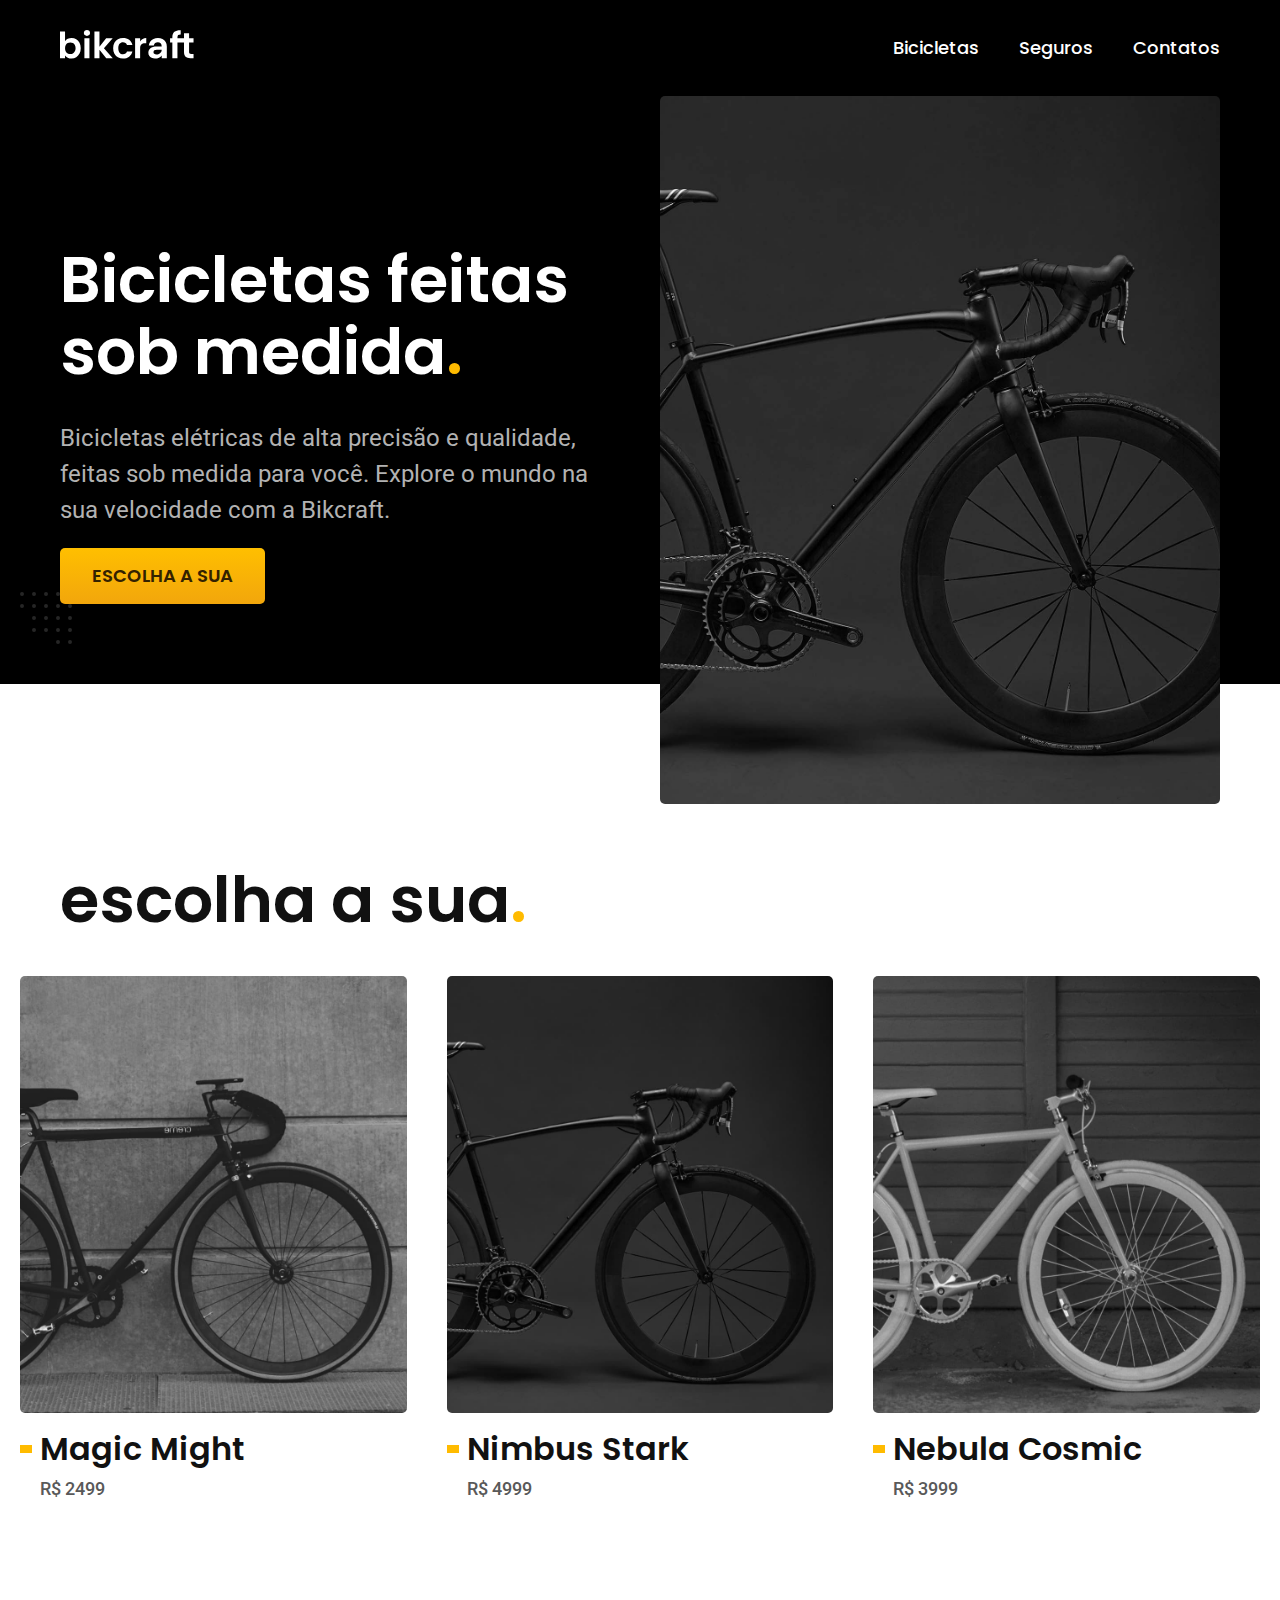
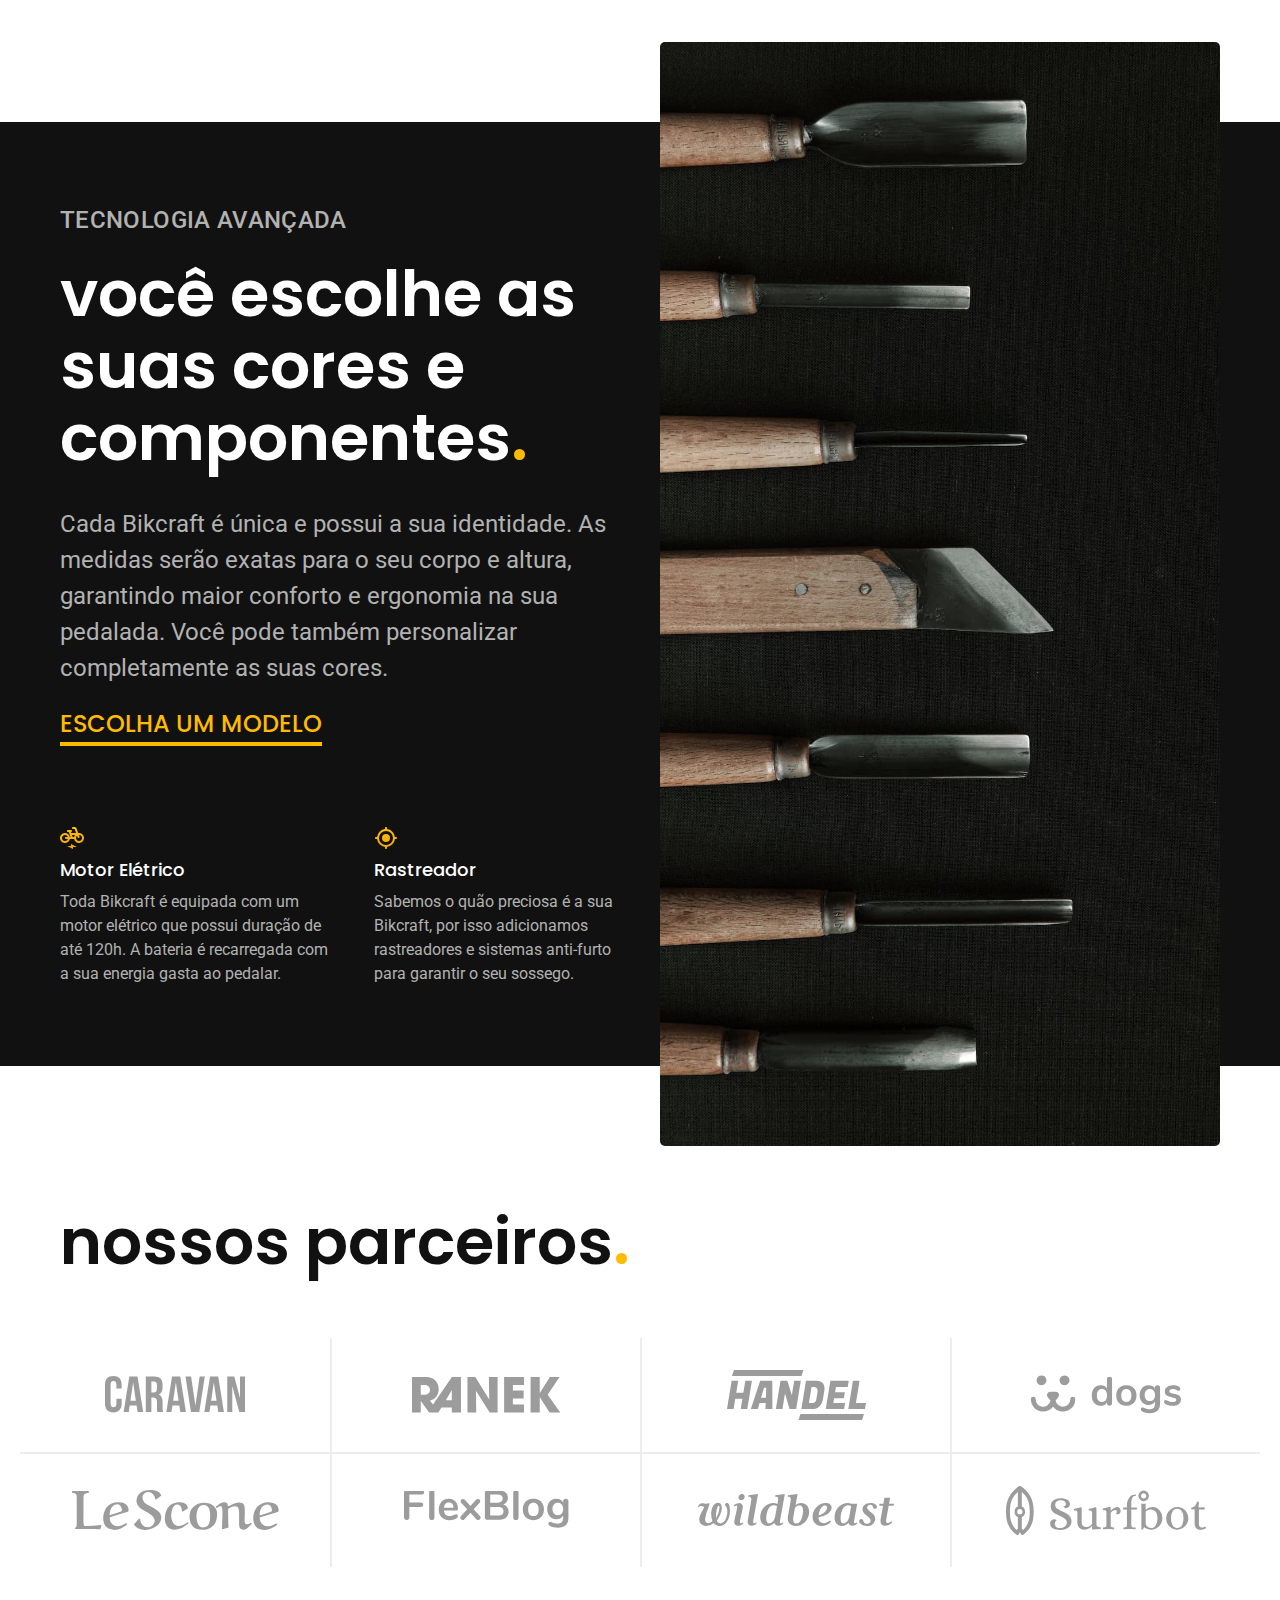
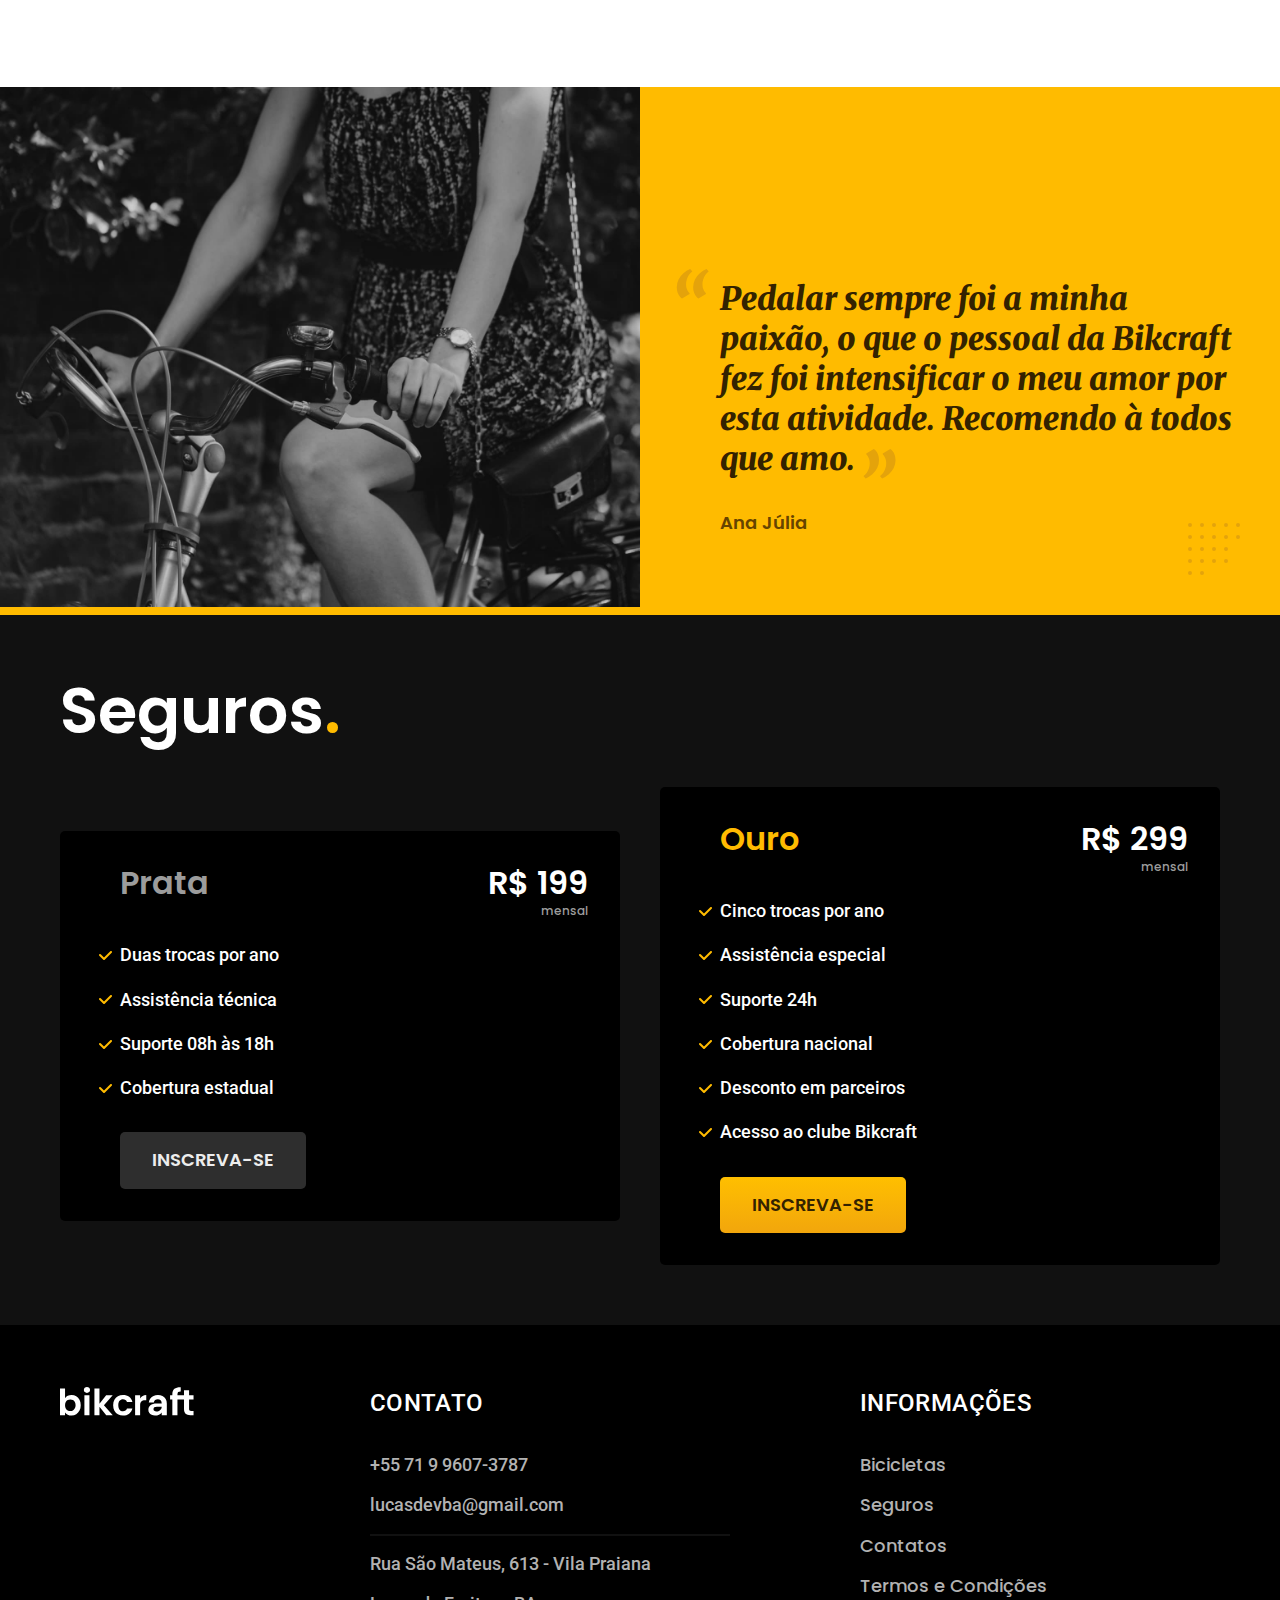
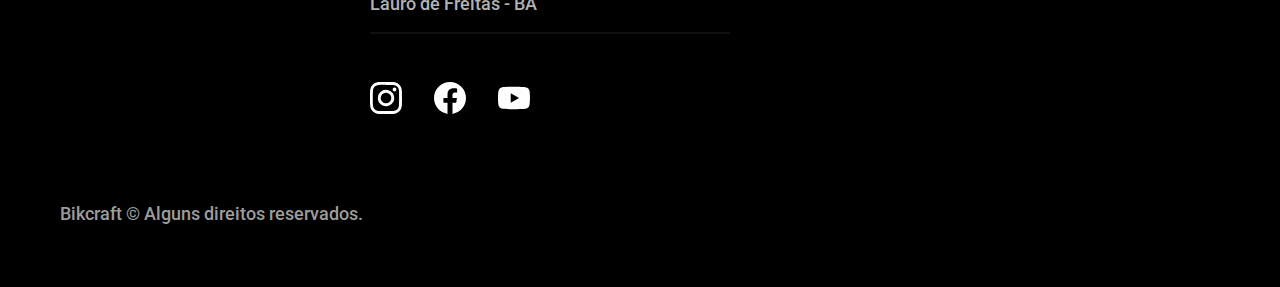
<file: index.html>
<!DOCTYPE html>
<html lang="pt-br">

<head>
  <meta charset="UTF-8">
  <meta http-equiv="X-UA-Compatible" content="IE=edge">
  <meta name="viewport" content="width=device-width, initial-scale=1.0">
  <title>Bikcraft - Bicicletas Elétricas</title>
  <meta name="description" content="Bicicletas elétricas de alta precisão e qualidade,  feitas sob medida para o cliente. Explore o mundo na sua velocidade com a Bikcraft.">

  <link rel="preload" href="./css/style.min.css" as="style">
  <link rel="stylesheet" href="./css/style.min.css">
  <link rel="shortcut icon" href="favicon.svg" type="image/svg+xml">


  <link rel="preconnect" href="https://fonts.googleapis.com">
  <link rel="preconnect" href="https://fonts.gstatic.com" crossorigin>
  <link href="https://fonts.googleapis.com/css2?family=Poppins:wght@400;600&family=Roboto:wght@400;500&display=swap" rel="stylesheet">
  <style>
    @import url('https://fonts.googleapis.com/css2?family=Merriweather:ital,wght@1,900&display=swap');
  </style>

  <script>document.documentElement.classList.add('js');</script>
</head>

<body>
  <header class="header-bg">
    <div class="header container">
      <a href="./"><img src="img/bikcraft.svg" width="136" height="32" alt="bikcraft"></a>

      <nav aria-label="primaria">
        <ul class="header-menu font-1-m cor-0">
          <li><a href="./bicicletas.html">Bicicletas</a></li>
          <li><a href="./seguros.html">Seguros</a></li>
          <li><a href="./contatos.html">Contatos</a></li>
        </ul>
      </nav>
    </div>
  </header>
  <main class="introducao-bg">
    <div class="introducao container">
      <div class="introducao-conteudo">
        <h1 class="font-1-xxl cor-0 fadeInDown" data-anime="200">Bicicletas feitas sob medida<span class="ponto">.</span></h1>
        <p class="font-2-l cor-5 fadeInDown" data-anime="400">Bicicletas elétricas de alta precisão e qualidade, feitas sob medida para você. Explore o mundo na sua velocidade com a Bikcraft.</p>
        <a class="botao fadeInDown" href="./bicicletas.html" data-anime="600"> Escolha a sua</a>
      </div>
      <picture class="fadeInUp" data-anime="800">
        <source media="(max-width:800px)" srcset="img/bicicletas/nimbus.jpg">
        <img src="img/fotos/introducao.jpg" width="1280" height="1600" alt="Bicicleta Elétrica Preta">
      </picture>
    </div>
  </main>

  <article class="bicicletas-lista">
    <h2 class="font-1-xxl container">escolha a sua<span class="ponto">.</span></h2>

    <ul>
      <li>
        <a href="./bicicletas/magic.html">
          <img src="img/bicicletas/magic-home.jpg" alt="Bicicleta preta">
          <h3 class="font-1-xl">Magic Might</h3>
          <span class="font-2-m cor-8">R$ 2499</span>
        </a>
      </li>

      <li>
        <a href="./bicicletas/nimbus.html">
          <img src="img/bicicletas/nimbus-home.jpg" alt="Bicicleta preta">
          <h3 class="font-1-xl">Nimbus Stark</h3>
          <span class="font-2-m cor-8">R$ 4999</span>
        </a>
      </li>

      <li>
        <a href="./bicicletas/nebula.html">
          <img src="img/bicicletas/nebula-home.jpg" alt="Bicicleta preta">
          <h3 class="font-1-xl">Nebula Cosmic</h3>
          <span class="font-2-m cor-8">R$ 3999</span>
        </a>
      </li>
    </ul>
  </article>

  <article class="tecnologia-bg">
    <div class="tecnologia container">
      <div class="tecnologia-conteudo">
        <span class="font-2-l-b cor-5">Tecnologia Avançada</span>
        <h2 class="font-1-xxl cor-0">você escolhe as suas cores e componentes<span class="ponto">.</span></h2>
        <p class="font-2-l cor-5">Cada Bikcraft é única e possui a sua identidade. As medidas serão exatas para o seu corpo e altura, garantindo maior conforto e ergonomia na sua pedalada. Você pode também personalizar completamente as suas cores.</p>
        <a class="link" href="./bicicletas.html">Escolha um modelo</a>
        <div class="tecnologia-vantagens">
          <div>
            <img src="img/icones/eletrica.svg" width="24" height="24" alt="">
            <h3 class="font-1-m cor-0">Motor Elétrico</h3>
            <p class="font-2-s cor-5">Toda Bikcraft é equipada com um motor elétrico que possui duração de até 120h. A bateria é recarregada com a sua energia gasta ao pedalar.</p>
          </div>
          <div>
            <img src="img/icones/rastreador.svg" width="24" height="24" alt="">
            <h3 class="font-1-m cor-0">Rastreador</h3>
            <p class="font-2-s cor-5">Sabemos o quão preciosa é a sua Bikcraft, por isso adicionamos rastreadores e sistemas anti-furto para garantir o seu sossego.</p>
          </div>
        </div>
      </div>

      <div class="tecnologia-imagem">
        <img src="./img/fotos/tecnologia.jpg" width="1200" height="1920" alt="">
      </div>
    </div>
  </article>

  <section class="parceiros" aria-label="nossos parceiros">
    <h2 class="container font-1-xxl">nossos parceiros<span class="ponto">.</span></h2>

    <ul>
      <li><img src="img/parceiros/caravan.svg" alt="caravan"></li>
      <li><img src="img/parceiros/ranek.svg" alt="ranek.svg"></li>
      <li><img src="img/parceiros/handel.svg" alt="handel.svg"></li>
      <li><img src="img/parceiros/dogs.svg" alt="dogs.svg"></li>
      <li><img src="img/parceiros/lescone.svg" alt="lescone.svg"></li>
      <li><img src="img/parceiros/flexblog.svg" alt="flexblog.svg"></li>
      <li><img src="img/parceiros/wildbeast.svg" alt="wildbeast.svg"></li>
      <li><img src="img/parceiros/surfbot.svg" alt="surfbot.svg"></li>
    </ul>
  </section>

  <section class="depoimento" aria-label="Depoimento">
    <div class="depoimento-imagem">
      <img src="img/fotos/depoimento.jpg" alt="Pessoa pedalando">
    </div>
    <div class="depoimento-conteudo">
      <blockquote class="font-1-xl cor-p5">
        <p>
          Pedalar sempre foi a minha paixão, o que o pessoal da Bikcraft fez foi intensificar o meu amor por esta atividade. Recomendo à todos que amo.
        </p>
      </blockquote>
      <span class="font-1-m-b cor-p4">Ana Júlia</span>
    </div>
  </section>

  <article class="seguros-bg">
    <div class="seguros container">
      <h2 class="font-1-xxl cor-0">Seguros<span class="ponto">.</span></h2>
      <div class="seguros-item">
        <h3 class="font-1-xl cor-6">Prata</h3>
        <span class="font-1-xl cor-0">R$ 199 <span class="font-1-xs cor-6">mensal</span></span>

        <ul class="font-2-m cor-0">
          <li>Duas trocas por ano</li>
          <li>Assistência técnica</li>
          <li>Suporte 08h às 18h</li>
          <li>Cobertura estadual</li>
        </ul>
        <a class="botao secundario" href="./orcamento.html">Inscreva-se</a>
      </div>

      <div class="seguros-item">
        <h3 class="font-1-xl cor-p1">Ouro</h3>
        <span class="font-1-xl cor-0">R$ 299 <span class="font-1-xs cor-6">mensal</span></span>

        <ul class="font-2-m cor-0">
          <li>Cinco trocas por ano</li>
          <li>Assistência especial </li>
          <li>Suporte 24h </li>
          <li>Cobertura nacional </li>
          <li>Desconto em parceiros </li>
          <li>Acesso ao clube Bikcraft </li>
        </ul>
        <a class="botao" href="./orcamento.html">Inscreva-se</a>
      </div>
    </div>
    </div>
  </article>

  <footer class="footer-bg">
    <div class="footer container">
      <img src="img/bikcraft.svg" alt="Bikcraft">
      <div class="footer-contato">
        <h3 class="font-2-l-b cor-0">Contato</h3>
        <ul class="cor-5 font-2-m">
          <li><a href="tel:+5571996073787">+55 71 9 9607-3787</a></li>
          <li><a href="mailto:lucasdevba@gmail.com">lucasdevba@gmail.com</a></li>
          <li>Rua São Mateus, 613 - Vila Praiana</li>
          <li>Lauro de Freitas - BA</li>
        </ul>

        <div class="footer-redes">
          <a href="./">
            <img src="img/redes/instagram.svg" alt="instagram">
          </a>
          <a href="./">
            <img src="img/redes/facebook.svg" alt="facebook">
          </a>
          <a href="./">
            <img src="img/redes/youtube.svg" alt="youtube">
          </a>
        </div>
      </div>
      <div class="footer-inforamcoes">
        <h3 class="font-2-l-b cor-0">Informações</h3>
        <nav>
          <ul class="font-1-m cor-5">
            <li><a href="./bicicletas.html">Bicicletas</a></li>
            <li><a href="./seguros.html">Seguros</a></li>
            <li><a href="./contatos.html">Contatos</a></li>
            <li><a href="./termos.html">Termos e Condições</a></li>
          </ul>
        </nav>
      </div>
      <p class="font-2-m cor-6 footer-copy">Bikcraft © Alguns direitos reservados.</p>
    </div>
  </footer>

  <script src="./js/plugins/simple-anime.js"></script>
  <script src="js/script.js"></script>
</body>

</html>
</file>
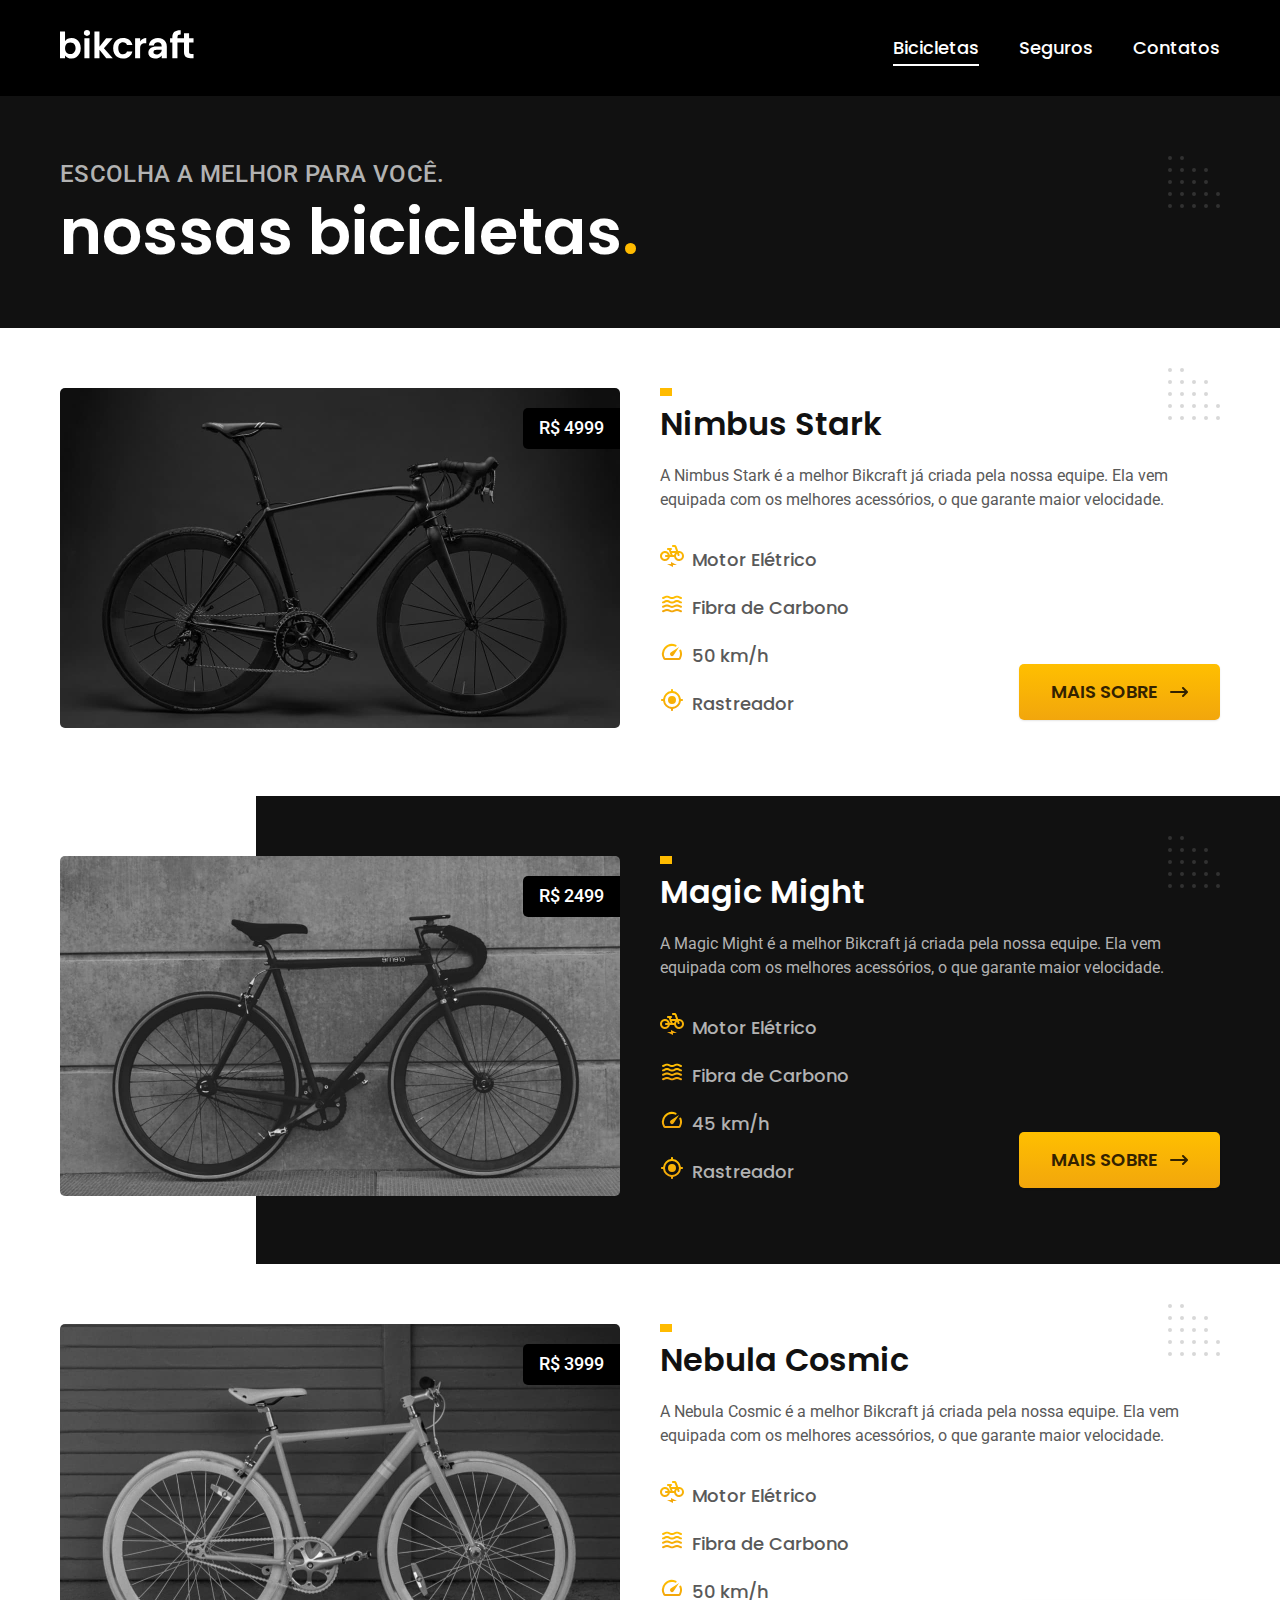
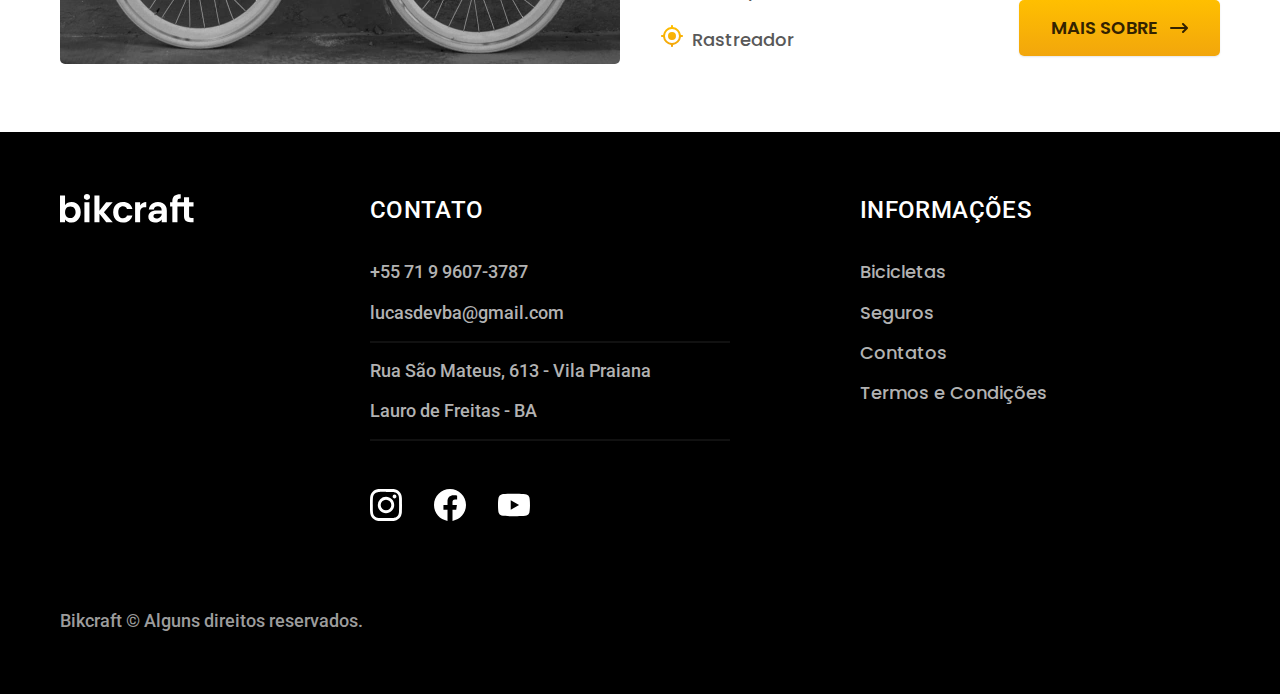
<file: bicicletas.html>
<!DOCTYPE html>
<html lang="pt-br">

<head>
  <meta charset="UTF-8">
  <meta http-equiv="X-UA-Compatible" content="IE=edge">
  <meta name="viewport" content="width=device-width, initial-scale=1.0">
  <title>Bicicletas | bikcraft</title>
  <meta name="description" content="Bicicletas.">

  <link rel="preload" href="./css/style.min.css" as="style">

  <link rel="stylesheet" href="./css/style.min.css">
  <link rel="shortcut icon" href="favicon.svg" type="image/svg+xml">

  <link rel="preconnect" href="https://fonts.googleapis.com">
  <link rel="preconnect" href="https://fonts.gstatic.com" crossorigin>
  <link href="https://fonts.googleapis.com/css2?family=Poppins:wght@400;600&family=Roboto:wght@400;500&display=swap" rel="stylesheet">
  <style>
    @import url('https://fonts.googleapis.com/css2?family=Merriweather:ital,wght@1,900&display=swap');
  </style>


  <script>document.documentElement.classList.add('js');</script>
</head>

<body id="biciletas">
  <header class="header-bg">
    <div class="header container">
      <a href="./"><img src="img/bikcraft.svg" alt="bikcraft"></a>

      <nav aria-label="primaria">
        <ul class="header-menu font-1-m cor-0">
          <li><a href="./bicicletas.html">Bicicletas</a></li>
          <li><a href="./seguros.html">Seguros</a></li>
          <li><a href="./contatos.html">Contatos</a></li>
        </ul>
      </nav>
    </div>
  </header>

  <main>
    <div class="titulo-bg">
      <div class="titulo container">
        <p class="font-2-l-b cor-5">Escolha a melhor para você.</p>
        <h1 class="font-1-xxl cor-0">nossas bicicletas<span class="ponto">.</span></h1>
      </div>
    </div>

    <div class="bicicletas container">
      <div class="bicicletas-imagem">
        <img src="img/bicicletas/nimbus.jpg" alt="Bicicleta Preta">
        <span class="font-2-m cor-0">R$ 4999</span>
      </div>
      <div class="bicicletas-conteudo">
        <h2 class="font-1-xl">Nimbus Stark</h2>
        <p class="font-2-s cor-8">A Nimbus Stark é a melhor Bikcraft já criada pela nossa equipe. Ela vem equipada com os melhores acessórios, o que garante maior velocidade.</p>
        <ul class="font-1-m cor-8">
          <li><img src="img/icones/eletrica.svg" alt="">
            Motor Elétrico
          </li>
          <li><img src="img/icones/carbono.svg" alt="">
            Fibra de Carbono
          </li>
          <li><img src="img/icones/velocidade.svg" alt="">
            50 km/h
          </li>
          <li><img src="img/icones/rastreador.svg" alt="">
            Rastreador
          </li>
        </ul>
        <a class="botao seta" href="bicicletas/nimbus.html">Mais Sobre</a>
      </div>
    </div>


    <div class="bicicletas-bg">
      <div class="bicicletas container">
        <div class="bicicletas-imagem">
          <img src="img/bicicletas/magic.jpg" alt="Bicicleta Preta">
          <span class="font-2-m cor-0">R$ 2499</span>
        </div>
        <div class="bicicletas-conteudo">
          <h2 class="font-1-xl cor-0">Magic Might</h2>
          <p class="font-2-s cor-5">A Magic Might é a melhor Bikcraft já criada pela nossa equipe. Ela vem equipada com os melhores acessórios, o que garante maior velocidade.</p>
          <ul class="font-1-m cor-5">
            <li><img src="img/icones/eletrica.svg" alt="">
              Motor Elétrico
            </li>
            <li><img src="img/icones/carbono.svg" alt="">
              Fibra de Carbono
            </li>
            <li><img src="img/icones/velocidade.svg" alt="">
              45 km/h
            </li>
            <li><img src="img/icones/rastreador.svg" alt="">
              Rastreador
            </li>
          </ul>
          <a class="botao seta" href="./bicicletas/magic.html">Mais Sobre</a>
        </div>
      </div>
    </div>

    <div class="bicicletas container">
      <div class="bicicletas-imagem">
        <img src="img/bicicletas/nebula.jpg" alt="Bicicleta Preta">
        <span class="font-2-m cor-0">R$ 3999</span>
      </div>
      <div class="bicicletas-conteudo">
        <h2 class="font-1-xl">Nebula Cosmic</h2>
        <p class="font-2-s cor-8">A Nebula Cosmic é a melhor Bikcraft já criada pela nossa equipe. Ela vem equipada com os melhores acessórios, o que garante maior velocidade.</p>
        <ul class="font-1-m cor-8">
          <li><img src="img/icones/eletrica.svg" alt="">
            Motor Elétrico
          </li>
          <li><img src="img/icones/carbono.svg" alt="">
            Fibra de Carbono
          </li>
          <li><img src="img/icones/velocidade.svg" alt="">
            50 km/h
          </li>
          <li><img src="img/icones/rastreador.svg" alt="">
            Rastreador
          </li>
        </ul>
        <a class="botao seta" href="bicicletas/nebula.html">Mais Sobre</a>
      </div>
    </div>


  </main>

  <footer class="footer-bg">
    <div class="footer container">
      <img src="img/bikcraft.svg" alt="Bikcraft">
      <div class="footer-contato">
        <h3 class="font-2-l-b cor-0">Contato</h3>
        <ul class="cor-5 font-2-m">
          <li><a href="tel:+5571996073787">+55 71 9 9607-3787</a></li>
          <li><a href="mailto:lucasdevba@gmail.com">lucasdevba@gmail.com</a></li>
          <li>Rua São Mateus, 613 - Vila Praiana</li>
          <li>Lauro de Freitas - BA</li>
        </ul>

        <div class="footer-redes">
          <a href="./">
            <img src="img/redes/instagram.svg" alt="instagram">
          </a>
          <a href="./">
            <img src="img/redes/facebook.svg" alt="facebook">
          </a>
          <a href="./">
            <img src="img/redes/youtube.svg" alt="youtube">
          </a>
        </div>
      </div>
      <div class="footer-inforamcoes">
        <h3 class="font-2-l-b cor-0">Informações</h3>
        <nav>
          <ul class="font-1-m cor-5">
            <li><a href="./bicicletas.html">Bicicletas</a></li>
            <li><a href="./seguros.html">Seguros</a></li>
            <li><a href="./contatos.html">Contatos</a></li>
            <li><a href="./termos.html">Termos e Condições</a></li>
          </ul>
        </nav>
      </div>
      <p class="font-2-m cor-6 footer-copy">Bikcraft © Alguns direitos reservados.</p>
    </div>
  </footer>


  <script src="js/script.js"></script>
</body>

</html>
</file>
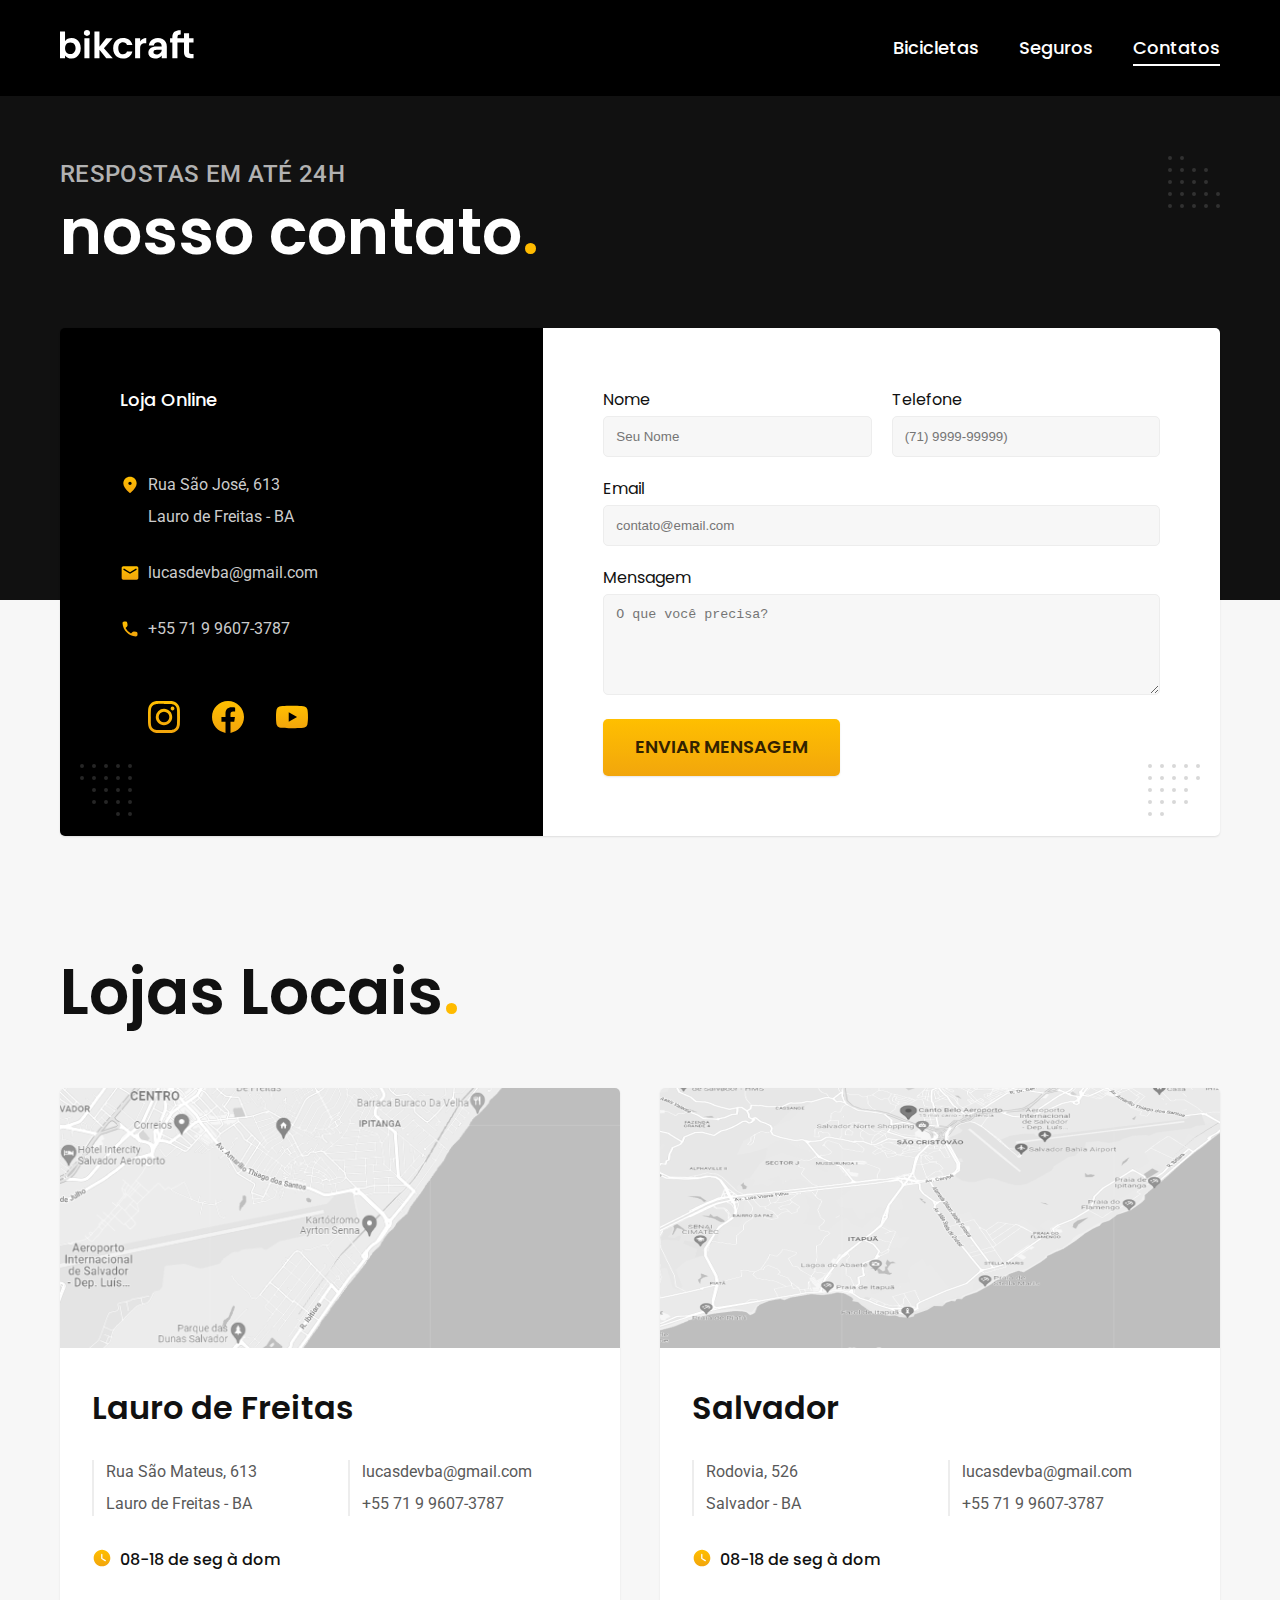
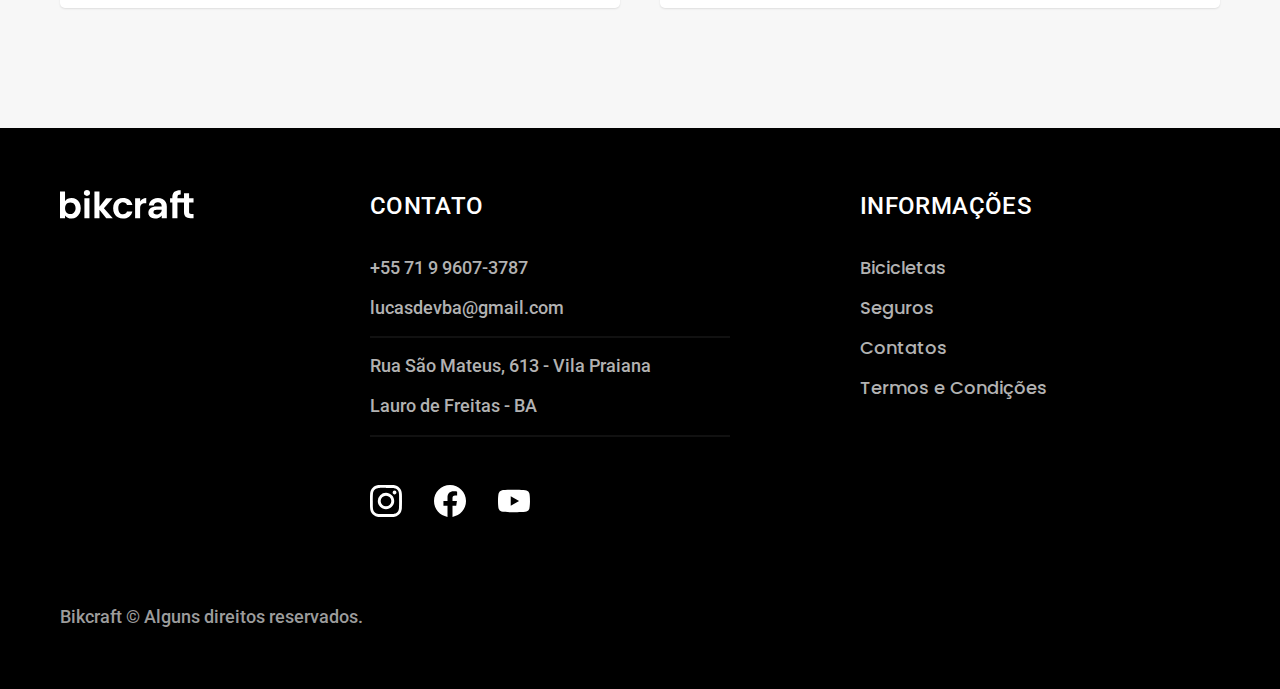
<file: contatos.html>
<!DOCTYPE html>
<html lang="pt-br">

<head>
  <meta charset="UTF-8">
  <meta http-equiv="X-UA-Compatible" content="IE=edge">
  <meta name="viewport" content="width=device-width, initial-scale=1.0">
  <title>Contato | bikcraft</title>
  <meta name="description" content="Contato.">

  <link rel="preload" href="./css/style.min.css" as="style">

  <link rel="stylesheet" href="./css/style.min.css">
  <link rel="shortcut icon" href="favicon.svg" type="image/svg+xml">

  <link rel="preconnect" href="https://fonts.googleapis.com">
  <link rel="preconnect" href="https://fonts.gstatic.com" crossorigin>
  <link href="https://fonts.googleapis.com/css2?family=Poppins:wght@400;600&family=Roboto:wght@400;500&display=swap" rel="stylesheet">
  <style>
    @import url('https://fonts.googleapis.com/css2?family=Merriweather:ital,wght@1,900&display=swap');
  </style>


  <script>document.documentElement.classList.add('js');</script>
</head>

<body id="contato">
  <header class="header-bg">
    <div class="header container">
      <a href="./"><img src="img/bikcraft.svg" alt="bikcraft"></a>

      <nav aria-label="primaria">
        <ul class="header-menu font-1-m cor-0">
          <li><a href="./bicicletas.html">Bicicletas</a></li>
          <li><a href="./seguros.html">Seguros</a></li>
          <li><a href="./contatos.html">Contatos</a></li>
        </ul>
      </nav>
    </div>
  </header>

  <main>
    <div class="titulo-bg">
      <div class="titulo container">
        <p class="font-2-l-b cor-5">Respostas em até 24h</p>
        <h1 class="font-1-xxl cor-0">nosso contato<span class="ponto">.</span></h1>
      </div>
    </div>

    <div class="contato container">
      <section class="contato-dados" aria-label="Endereço">
        <h2 class="font-1-m cor-0">Loja Online</h2>
        <div class="contato-endereco font-2-s cor-4">
          <p>Rua São José, 613</p>
          <p>Lauro de Freitas - BA</p>
        </div>
        <address class="contato-meios font-2-s cor-4">
          <a href="mailto:lucasdevba@gmail.com">lucasdevba@gmail.com</a>
          <a href="tel:+5571996073787">+55 71 9 9607-3787</a>
        </address>
        <div class="contato-redes">
          <a href="./">
            <img src="img/redes/instagram-p.svg" alt="instagram">
          </a>
          <a href="./">
            <img src="img/redes/facebook-p.svg" alt="facebook">
          </a>
          <a href="./">
            <img src="img/redes/youtube-p.svg" alt="youtube">
          </a>
        </div>
      </section>

      <section class="contato-formulario" aria-label="Formulário">
        <form class="form" action="./contatos.html">
          <div>
            <label for="nome">Nome</label>
            <input type="text" id="nome" name="nome" placeholder="Seu Nome">
          </div>
          <div>
            <label for="telefone">Telefone</label>
            <input type="text" id="telefone" name="telefone" placeholder="(71) 9999-99999)">
          </div>
          <div class="col-2">
            <label for="email">Email</label>
            <input type="email" id="email" name="email" placeholder="contato@email.com">
          </div>
          <div class="col-2">
            <label for="mensagem">Mensagem</label>
            <textarea name="mensagem" id="mensagem" rows="5" placeholder="O que você precisa?"></textarea>
          </div>
          <button class="botao col-2"> Enviar Mensagem</button>
        </form>
      </section>
    </div>

  </main>

  <article class="lojas container">
    <h2 class="font-1-xxl">Lojas Locais<span class="ponto">.</span></h2>
    <div class="lojas-item">
      <img src="./img/lojas/lauro.jpg" alt="mapa marcando o endereço em Lauro de Freitas">
      <div class="lojas-conteudo">
        <h3 class="font-1-xl">Lauro de Freitas</h3>
        <div class="lojas-dados font-2-s cor-8">
          <p>Rua São Mateus, 613</p>
          <p>Lauro de Freitas - BA</p>
        </div>
        <div class="lojas-dados font-2-s cor-8">
          <a href="mailto:lucasdevba@gmail.com">lucasdevba@gmail.com</a>
          <a href="tel:+5571996073787">+55 71 9 9607-3787</a>
        </div>
        <p class="lojas-tempo font-1-s"> <img src="img/icones/horario.svg" alt=""> 08-18 de seg à dom</p>
      </div>
    </div>

    <div class="lojas-item">
      <img src="./img/lojas/Salvador.jpg" alt="mapa marcando o endereço em Salvador">
      <div class="lojas-conteudo">
        <h3 class="font-1-xl">Salvador</h3>
        <div class="lojas-dados font-2-s cor-8">
          <p>Rodovia, 526</p>
          <p>Salvador - BA</p>
        </div>
        <div class="lojas-dados font-2-s cor-8">
          <a href="mailto:lucasdevba@gmail.com">lucasdevba@gmail.com</a>
          <a href="tel:+5571996073787">+55 71 9 9607-3787</a>
        </div>
        <p class="lojas-tempo font-1-s"> <img src="img/icones/horario.svg" alt=""> 08-18 de seg à dom</p>
      </div>
    </div>
  </article>

  <footer class="footer-bg">
    <div class="footer container">
      <img src="img/bikcraft.svg" alt="Bikcraft">
      <div class="footer-contato">
        <h3 class="font-2-l-b cor-0">Contato</h3>
        <ul class="cor-5 font-2-m">
          <li><a href="tel:+5571996073787">+55 71 9 9607-3787</a></li>
          <li><a href="mailto:lucasdevba@gmail.com">lucasdevba@gmail.com</a></li>
          <li>Rua São Mateus, 613 - Vila Praiana</li>
          <li>Lauro de Freitas - BA</li>
        </ul>

        <div class="footer-redes">
          <a href="./">
            <img src="img/redes/instagram.svg" alt="instagram">
          </a>
          <a href="./">
            <img src="img/redes/facebook.svg" alt="facebook">
          </a>
          <a href="./">
            <img src="img/redes/youtube.svg" alt="youtube">
          </a>
        </div>
      </div>
      <div class="footer-inforamcoes">
        <h3 class="font-2-l-b cor-0">Informações</h3>
        <nav>
          <ul class="font-1-m cor-5">
            <li><a href="./bicicletas.html">Bicicletas</a></li>
            <li><a href="./seguros.html">Seguros</a></li>
            <li><a href="./contatos.html">Contatos</a></li>
            <li><a href="./termos.html">Termos e Condições</a></li>
          </ul>
        </nav>
      </div>
      <p class="font-2-m cor-6 footer-copy">Bikcraft © Alguns direitos reservados.</p>
    </div>
  </footer>


  <script src="js/script.js"></script>
</body>

</html>
</file>
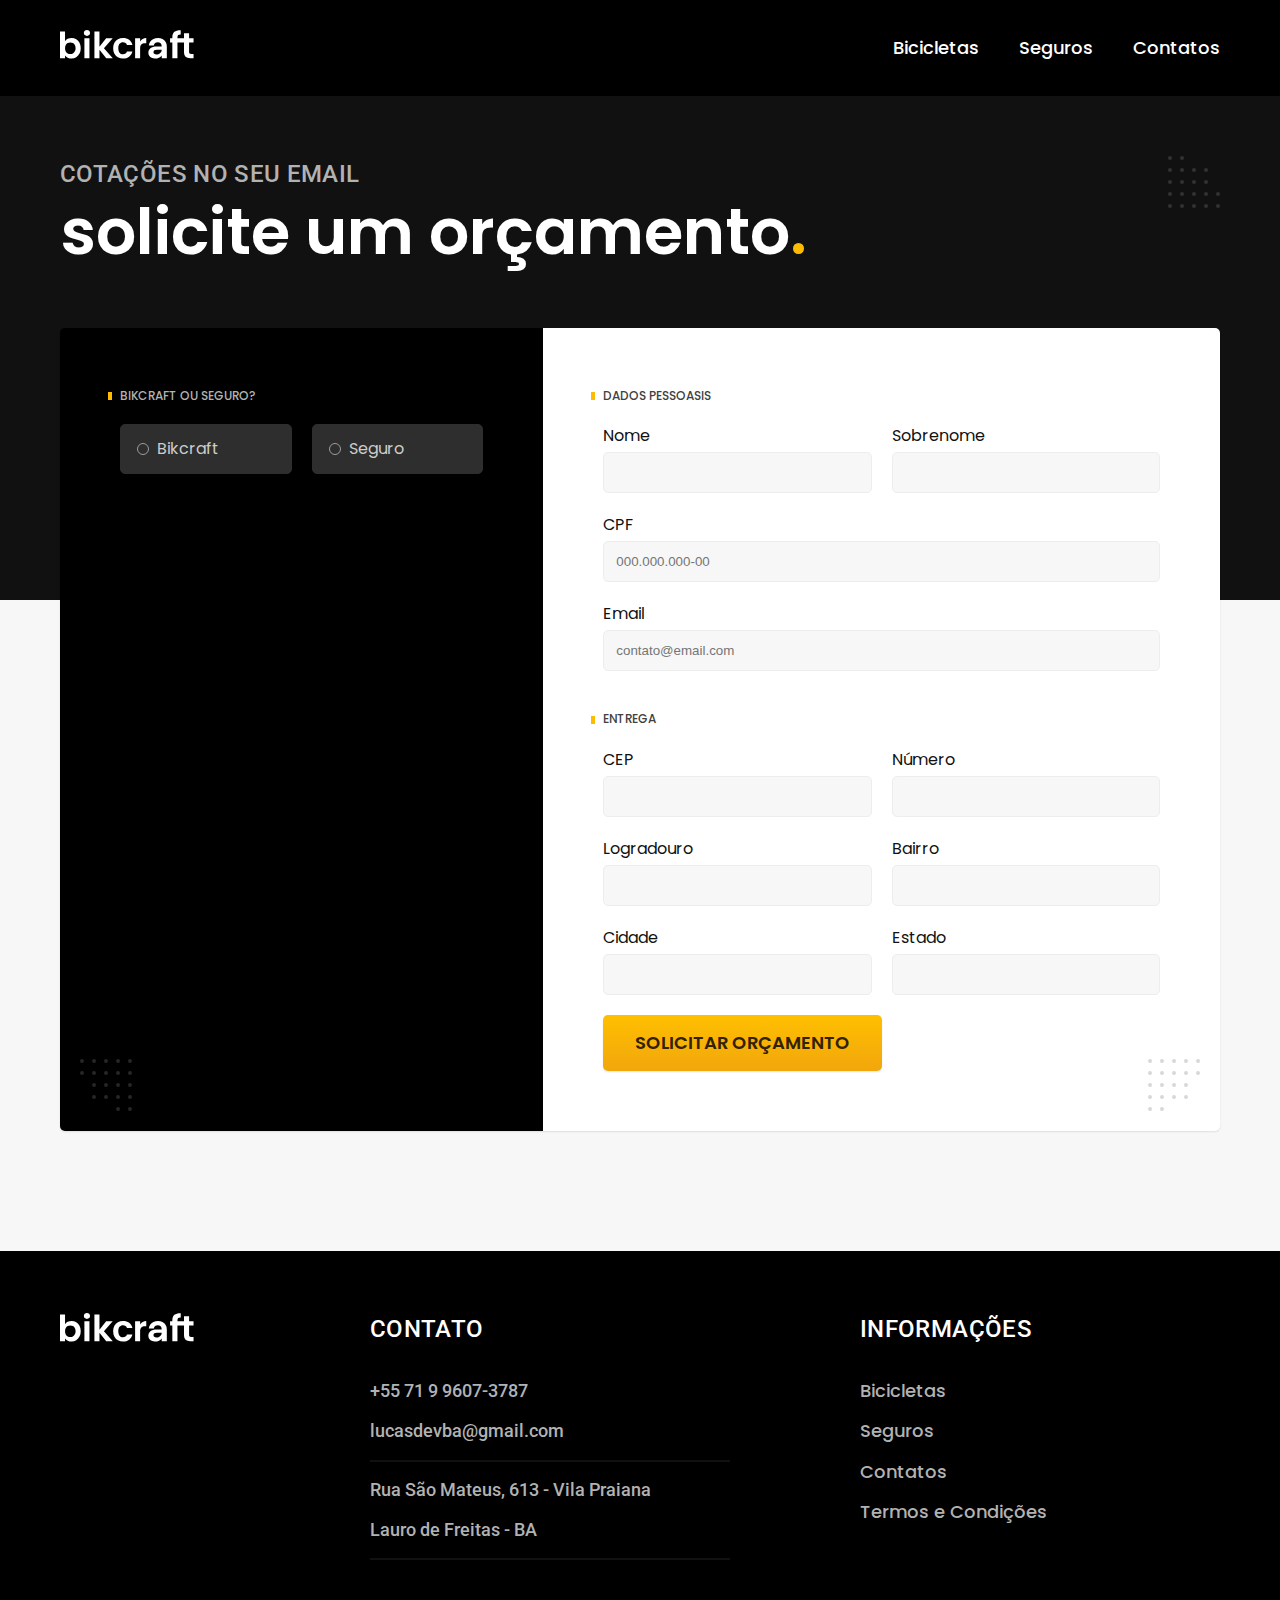
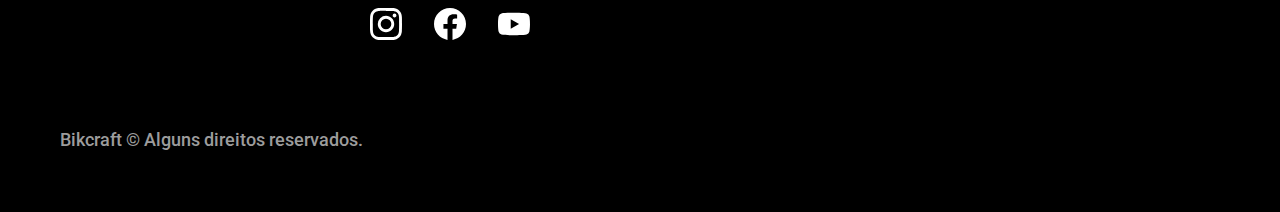
<file: orcamento.html>
<!DOCTYPE html>
<html lang="pt-br">

<head>
  <meta charset="UTF-8">
  <meta http-equiv="X-UA-Compatible" content="IE=edge">
  <meta name="viewport" content="width=device-width, initial-scale=1.0">
  <title>Orçamento | bikcraft</title>
  <meta name="description" content="Orçamento.">

  <link rel="preload" href="./css/style.min.css" as="style">

  <link rel="stylesheet" href="./css/style.min.css">
  <link rel="shortcut icon" href="favicon.svg" type="image/svg+xml">

  <link rel="preconnect" href="https://fonts.googleapis.com">
  <link rel="preconnect" href="https://fonts.gstatic.com" crossorigin>
  <link href="https://fonts.googleapis.com/css2?family=Poppins:wght@400;600&family=Roboto:wght@400;500&display=swap" rel="stylesheet">
  <style>
    @import url('https://fonts.googleapis.com/css2?family=Merriweather:ital,wght@1,900&display=swap');
  </style>


  <script>document.documentElement.classList.add('js');</script>
</head>

<body id="orcamento">
  <header class="header-bg">
    <div class="header container">
      <a href="./"><img src="img/bikcraft.svg" alt="bikcraft"></a>

      <nav aria-label="primaria">
        <ul class="header-menu font-1-m cor-0">
          <li><a href="./bicicletas.html">Bicicletas</a></li>
          <li><a href="./seguros.html">Seguros</a></li>
          <li><a href="./contatos.html">Contatos</a></li>
        </ul>
      </nav>
    </div>
  </header>

  <main>
    <div class="titulo-bg">
      <div class="titulo container">
        <p class="font-2-l-b cor-5">cotações no seu email</p>
        <h1 class="font-1-xxl cor-0">solicite um orçamento<span class="ponto">.</span></h1>
      </div>
    </div>

    <form class="orcamento container" action="./">
      <div class="orcamento-produto">
        <h2 class="font-1-xs cor-5">Bikcraft ou Seguro?</h2>

        <input type="radio" name="tipo" value="bikcraft" id="bikcraft">
        <label for="bikcraft">Bikcraft</label>

        <input type="radio" name="tipo" value="seguro" id="seguro">
        <label for="seguro">Seguro</label>

        <div class="orcamento-conteudo" id="orcamento-bikcraft">
          <h2 class="font-1-xs cor-5">Escolha a sua</h2>

          <input type="radio" name="produto" value="prata" id="nimbus">
          <label for="nimbus">Nimbus Stark <span>R$ 4999</span></label>

          <div class="orcamento-detalhes">
            <ul class="font-1-xs cor-8">
              <li>
                <img src="img/icones/eletrica.svg" alt="">
                Motor Elétrico
              </li>
              <li>
                <img src="img/icones/carbono.svg" alt="">
                Fibra de Carbono
              </li>
              <li>
                <img src="img/icones/velocidade.svg" alt="">
                50 km/h
              </li>
              <li>
                <img src="img/icones/rastreador.svg" alt="">
                Rastreador
              </li>
            </ul>
            <img src="./img/bicicletas/nimbus.jpg" alt="Bicicleta Preta">
          </div>


          <input type="radio" name="produto" value="magic" id="magic">
          <label for="magic">Magic Might <span>R$ 2499</span></label>

          <div class="orcamento-detalhes">
            <ul class="font-1-xs cor-8">
              <li>
                <img src="img/icones/eletrica.svg" alt="">
                Motor Elétrico
              </li>
              <li>
                <img src="img/icones/carbono.svg" alt="">
                Fibra de Carbono
              </li>
              <li>
                <img src="img/icones/velocidade.svg" alt="">
                45 km/h
              </li>
              <li>
                <img src="img/icones/rastreador.svg" alt="">
                Rastreador
              </li>
            </ul>
            <img src="./img/bicicletas/magic.jpg" alt="Bicicleta Preta">
          </div>

          <input type="radio" name="produto" value="nebula" id="nebula">
          <label for="nebula">Nebula Cosmic <span>R$ 3999</span></label>

          <div class="orcamento-detalhes">
            <ul class="font-1-xs cor-8">
              <li>
                <img src="img/icones/eletrica.svg" alt="">
                Motor Elétrico
              </li>
              <li>
                <img src="img/icones/carbono.svg" alt="">
                Fibra de Carbono
              </li>
              <li>
                <img src="img/icones/velocidade.svg" alt="">
                40 km/h
              </li>
              <li>
                <img src="img/icones/rastreador.svg" alt="">
                Rastreador
              </li>
            </ul>
            <img src="./img/bicicletas/nebula.jpg" alt="Bicicleta Branca">
          </div>

        </div>

        <div class="orcamento-conteudo" id="orcamento-seguro">
          <h2 class="font-1-xs cor-5">Escolha o plano </h2>


          <input type="radio" name="produto" value="prata" id="prata">
          <label for="prata">Prata <span>R$ 199</span></label>


          <input type="radio" name="produto" value="ouro" id="ouro">
          <label for="ouro">Ouro <span>R$ 299</span></label>
        </div>
      </div>
      </div>

      <div class="orcamento-dados form">
        <h2 class="font-1-xs cor-9 col-2">Dados pessoasis</h2>
        <div>
          <label for="nome">Nome</label>
          <input type="text" id="nome" name="nome">
        </div>
        <div>
          <label for="sobrenome">Sobrenome</label>
          <input type="text" id="sobrenome" name="sobrenome">
        </div>
        <div class="col-2">
          <label for="cpf">CPF</label>
          <input type="text" id="cpf" name="CPF" placeholder="000.000.000-00">
        </div>
        <div class="col-2">
          <label for="email">Email</label>
          <input type="email" id="email" name="email" placeholder="contato@email.com">
        </div>
        <h2 class="font-1-xs cor-9 col-2">Entrega</h2>
        <div>
          <label for="cep">CEP</label>
          <input type="text" id="cep" name="cep">
        </div>
        <div>
          <label for="numero">Número</label>
          <input type="text" id="numero" name="numero">
        </div>
        <div>
          <label for="logradouro">Logradouro</label>
          <input type="text" id="logradouro" name="logradouro">
        </div>
        <div>
          <label for="bairro">Bairro</label>
          <input type="text" id="bairro" name="bairro">
        </div>
        <div>
          <label for="cidade">Cidade</label>
          <input type="text" id="cidade" name="cidade">
        </div>
        <div>
          <label for="estado">Estado</label>
          <input type="text" id="estado" name="estado">
        </div>
        <button class="botao col-2"> Solicitar Orçamento</button>
      </div>
    </form>

  </main>

  <footer class="footer-bg">
    <div class="footer container">
      <img src="img/bikcraft.svg" alt="Bikcraft">
      <div class="footer-contato">
        <h3 class="font-2-l-b cor-0">Contato</h3>
        <ul class="cor-5 font-2-m">
          <li><a href="tel:+5571996073787">+55 71 9 9607-3787</a></li>
          <li><a href="mailto:lucasdevba@gmail.com">lucasdevba@gmail.com</a></li>
          <li>Rua São Mateus, 613 - Vila Praiana</li>
          <li>Lauro de Freitas - BA</li>
        </ul>

        <div class="footer-redes">
          <a href="./">
            <img src="img/redes/instagram.svg" alt="instagram">
          </a>
          <a href="./">
            <img src="img/redes/facebook.svg" alt="facebook">
          </a>
          <a href="./">
            <img src="img/redes/youtube.svg" alt="youtube">
          </a>
        </div>
      </div>
      <div class="footer-inforamcoes">
        <h3 class="font-2-l-b cor-0">Informações</h3>
        <nav>
          <ul class="font-1-m cor-5">
            <li><a href="./bicicletas.html">Bicicletas</a></li>
            <li><a href="./seguros.html">Seguros</a></li>
            <li><a href="./contatos.html">Contatos</a></li>
            <li><a href="./termos.html">Termos e Condições</a></li>
          </ul>
        </nav>
      </div>
      <p class="font-2-m cor-6 footer-copy">Bikcraft © Alguns direitos reservados.</p>
    </div>
  </footer>


  <script src="js/script.js"></script>
</body>

</html>
</file>
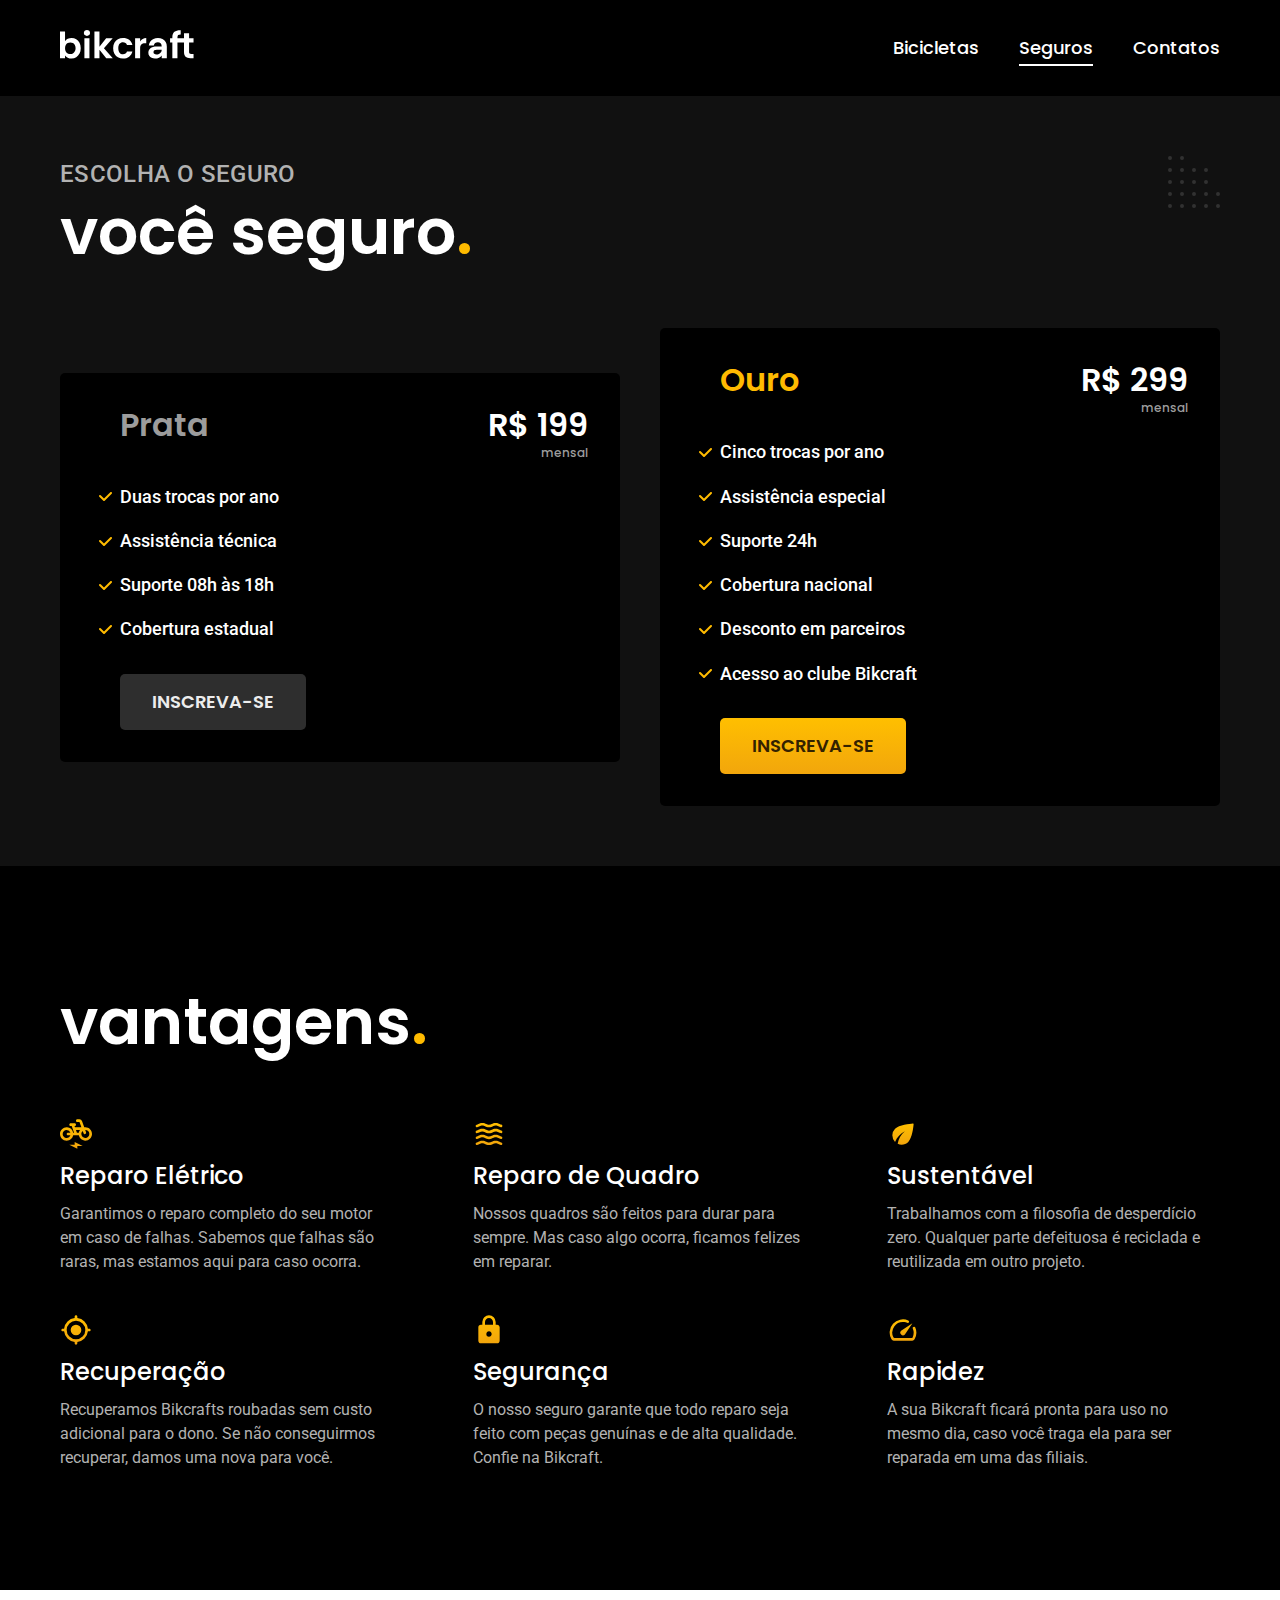
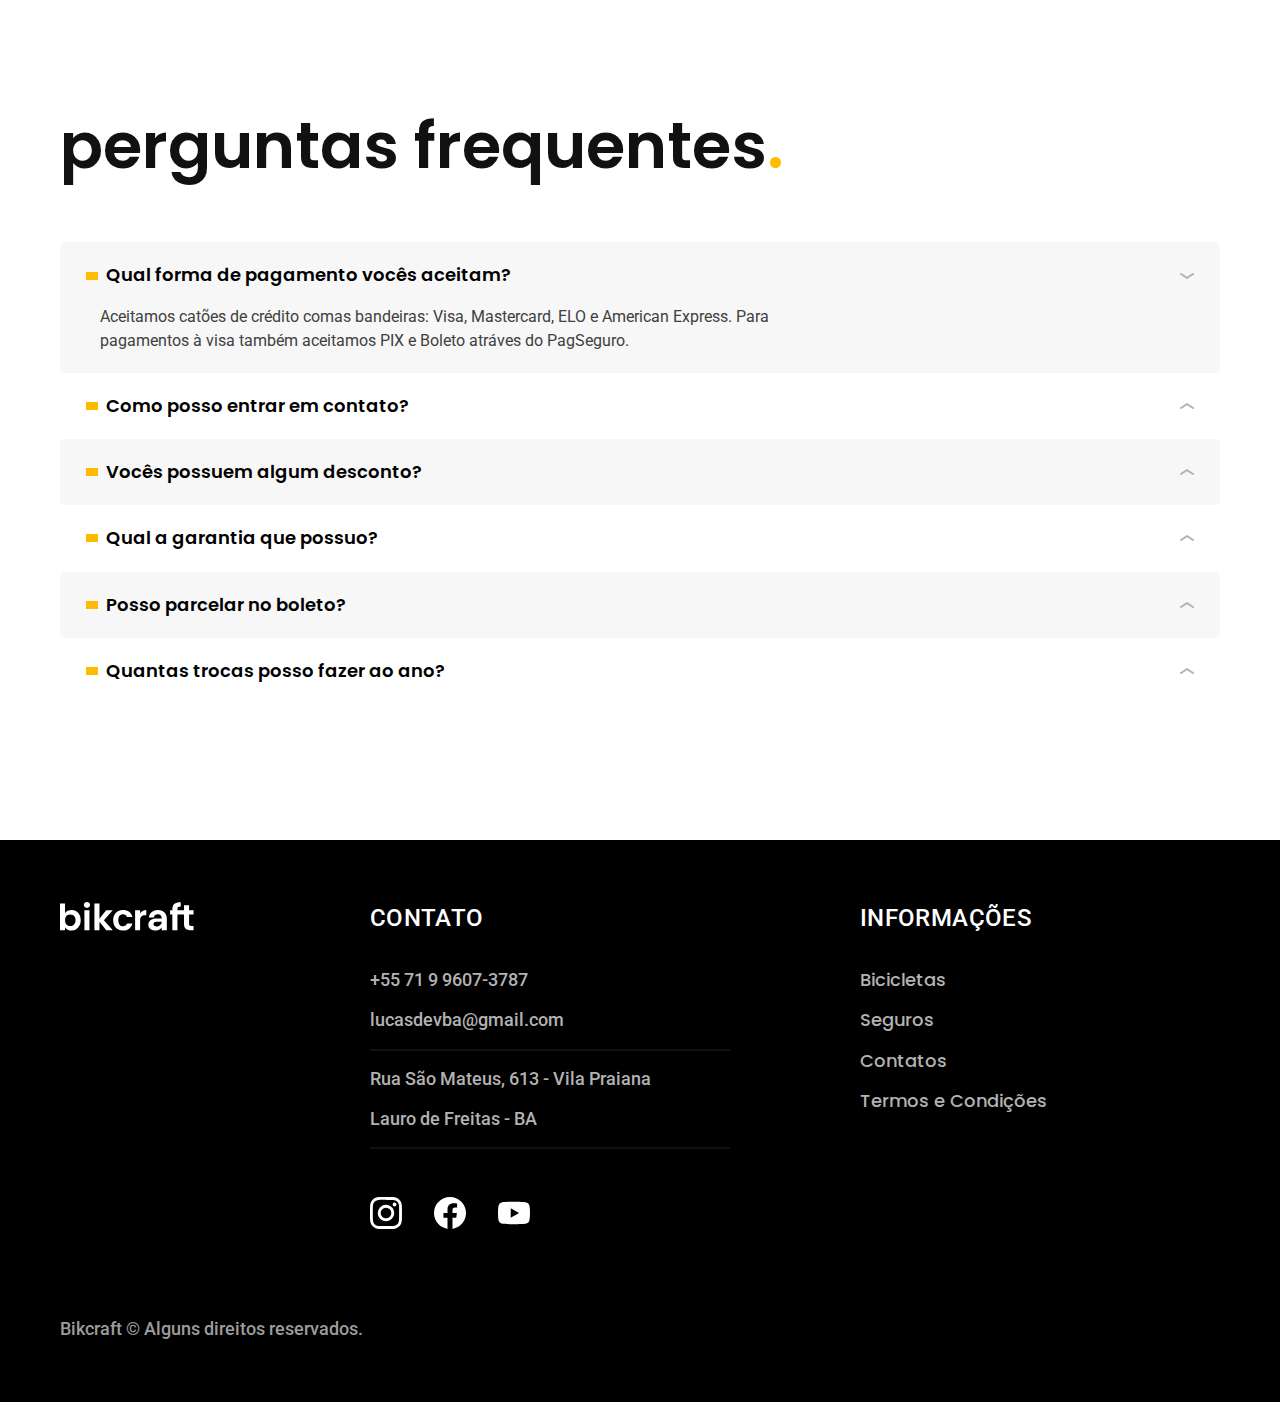
<file: seguros.html>
<!DOCTYPE html>
<html lang="pt-br">

<head>
  <meta charset="UTF-8">
  <meta http-equiv="X-UA-Compatible" content="IE=edge">
  <meta name="viewport" content="width=device-width, initial-scale=1.0">
  <title>Seguros | bikcraft</title>
  <meta name="description" content="Seguros.">

  <link rel="preload" href="./css/style.min.css" as="style">

  <link rel="stylesheet" href="./css/style.min.css">
  <link rel="shortcut icon" href="favicon.svg" type="image/svg+xml">

  <link rel="preconnect" href="https://fonts.googleapis.com">
  <link rel="preconnect" href="https://fonts.gstatic.com" crossorigin>
  <link href="https://fonts.googleapis.com/css2?family=Poppins:wght@400;600&family=Roboto:wght@400;500&display=swap" rel="stylesheet">
  <style>
    @import url('https://fonts.googleapis.com/css2?family=Merriweather:ital,wght@1,900&display=swap');
  </style>


  <script>document.documentElement.classList.add('js');</script>
</head>

<body id="seguros">
  <header class="header-bg">
    <div class="header container">
      <a href="./"><img src="img/bikcraft.svg" alt="bikcraft"></a>

      <nav aria-label="primaria">
        <ul class="header-menu font-1-m cor-0">
          <li><a href="./bicicletas.html">Bicicletas</a></li>
          <li><a href="./seguros.html">Seguros</a></li>
          <li><a href="./contatos.html">Contatos</a></li>
        </ul>
      </nav>
    </div>
  </header>

  <main class="seguros-bg">
    <div class="titulo-bg">
      <div class="titulo container">
        <p class="font-2-l-b cor-5">Escolha o seguro</p>
        <h1 class="font-1-xxl cor-0">você seguro<span class="ponto">.</span></h1>
      </div>
    </div>

    <div class="seguros container">
      <div class="seguros-item fadeInDown" data-anime="200">
        <h3 class="font-1-xl cor-6">Prata</h3>
        <span class="font-1-xl cor-0">R$ 199 <span class="font-1-xs cor-6">mensal</span></span>

        <ul class="font-2-m cor-0">
          <li>Duas trocas por ano</li>
          <li>Assistência técnica</li>
          <li>Suporte 08h às 18h</li>
          <li>Cobertura estadual</li>
        </ul>
        <a class="botao secundario" href="./orcamento.html?tipo=seguro&produto=prata">Inscreva-se</a>
      </div>

      <div class="seguros-item fadeInUp" data-anime="400">
        <h3 class="font-1-xl cor-p1">Ouro</h3>
        <span class="font-1-xl cor-0">R$ 299 <span class="font-1-xs cor-6">mensal</span></span>

        <ul class="font-2-m cor-0">
          <li>Cinco trocas por ano</li>
          <li>Assistência especial </li>
          <li>Suporte 24h </li>
          <li>Cobertura nacional </li>
          <li>Desconto em parceiros </li>
          <li>Acesso ao clube Bikcraft </li>
        </ul>
        <a class="botao" href="./orcamento.html?tipo=seguro&produto=ouro">Inscreva-se</a>
      </div>
    </div>
    </div>
  </main>

  <article class="vantagens-bg">
    <div class="vantagens container">
      <h2 class="font-1-xxl cor-0">vantagens<span class="ponto">.</span></h2>
      <ul>
        <li>
          <img src="img/icones/eletrica.svg" alt="">
          <h3 class="font-1-l cor-0">Reparo Elétrico</h3>
          <p class="font-2-s cor-5">Garantimos o reparo completo do seu motor em caso de falhas. Sabemos que falhas são raras, mas estamos aqui para caso ocorra.</p>
        </li>
        <li>
          <img src="img/icones/carbono.svg" alt="">
          <h3 class="font-1-l cor-0">Reparo de Quadro</h3>
          <p class="font-2-s cor-5">Nossos quadros são feitos para durar para sempre. Mas caso algo ocorra, ficamos felizes em reparar.</p>
        </li>
        <li>
          <img src="img/icones/sustentavel.svg" alt="">
          <h3 class="font-1-l cor-0">Sustentável</h3>
          <p class="font-2-s cor-5">Trabalhamos com a filosofia de desperdício zero. Qualquer parte defeituosa é reciclada e reutilizada em outro projeto.</p>
        </li>
        <li>
          <img src="img/icones/rastreador.svg" alt="">
          <h3 class="font-1-l cor-0">Recuperação</h3>
          <p class="font-2-s cor-5">Recuperamos Bikcrafts roubadas sem custo adicional para o dono. Se não conseguirmos recuperar, damos uma nova para você.</p>
        </li>
        <li>
          <img src="img/icones/seguro.svg" alt="">
          <h3 class="font-1-l cor-0">Segurança</h3>
          <p class="font-2-s cor-5">O nosso seguro garante que todo reparo seja feito com peças genuínas e de alta qualidade. Confie na Bikcraft.</p>
        </li>
        <li>
          <img src="img/icones/velocidade.svg" alt="">
          <h3 class="font-1-l cor-0">Rapidez</h3>
          <p class="font-2-s cor-5">A sua Bikcraft ficará pronta para uso no mesmo dia, caso você traga ela para ser reparada em uma das filiais.</p>
        </li>
      </ul>
    </div>
  </article>

  <article class="perguntas container">
    <h2 class="font-1-xxl">perguntas frequentes<span class="ponto">.</span></h2>

    <dl>
      <div>
        <dt><button class="font-1-m-b" aria-controls="pergunta1" aria-expanded="true">Qual forma de pagamento vocês aceitam?</button></dt>
        <dd id="pergunta1" class="font-2-s cor-9 ativa">Aceitamos catões de crédito comas bandeiras: Visa, Mastercard, ELO e American Express. Para pagamentos à visa também aceitamos PIX e Boleto atráves do PagSeguro.</dd>
      </div>
      <div>
        <dt><button class="font-1-m-b" aria-controls="pergunta2" aria-expanded="false">Como posso entrar em contato?</button></dt>
        <dd id="pergunta2" class="font-2-s cor-9">Aceitamos catões de crédito comas bandeiras: Visa, Mastercard, ELO e American Express. Para pagamentos à visa também aceitamos PIX e Boleto atráves do PagSeguro.</dd>
      </div>
      <div>
        <dt><button class="font-1-m-b" aria-controls="pergunta3" aria-expanded="false">Vocês possuem algum desconto?</button></dt>
        <dd id="pergunta3" class="font-2-s cor-9">Aceitamos catões de crédito comas bandeiras: Visa, Mastercard, ELO e American Express. Para pagamentos à visa também aceitamos PIX e Boleto atráves do PagSeguro.</dd>
      </div>
      <div>
        <dt><button class="font-1-m-b" aria-controls="pergunta4" aria-expanded="false">Qual a garantia que possuo?</button></dt>
        <dd id="pergunta4" class="font-2-s cor-9">Aceitamos catões de crédito comas bandeiras: Visa, Mastercard, ELO e American Express. Para pagamentos à visa também aceitamos PIX e Boleto atráves do PagSeguro.</dd>
      </div>
      <div>
        <dt><button class="font-1-m-b" aria-controls="pergunta5" aria-expanded="false">Posso parcelar no boleto?</button></dt>
        <dd id="pergunta5" class="font-2-s cor-9">Aceitamos catões de crédito comas bandeiras: Visa, Mastercard, ELO e American Express. Para pagamentos à visa também aceitamos PIX e Boleto atráves do PagSeguro.</dd>
      </div>
      <div>
        <dt><button class="font-1-m-b" aria-controls="pergunta6" aria-expanded="false">Quantas trocas posso fazer ao ano?</button></dt>
        <dd id="pergunta6" class="font-2-s cor-9">Aceitamos catões de crédito comas bandeiras: Visa, Mastercard, ELO e American Express. Para pagamentos à visa também aceitamos PIX e Boleto atráves do PagSeguro.</dd>
      </div>
    </dl>
  </article>

  <footer class="footer-bg">
    <div class="footer container">
      <img src="img/bikcraft.svg" alt="Bikcraft">
      <div class="footer-contato">
        <h3 class="font-2-l-b cor-0">Contato</h3>
        <ul class="cor-5 font-2-m">
          <li><a href="tel:+5571996073787">+55 71 9 9607-3787</a></li>
          <li><a href="mailto:lucasdevba@gmail.com">lucasdevba@gmail.com</a></li>
          <li>Rua São Mateus, 613 - Vila Praiana</li>
          <li>Lauro de Freitas - BA</li>
        </ul>

        <div class="footer-redes">
          <a href="./">
            <img src="img/redes/instagram.svg" alt="instagram">
          </a>
          <a href="./">
            <img src="img/redes/facebook.svg" alt="facebook">
          </a>
          <a href="./">
            <img src="img/redes/youtube.svg" alt="youtube">
          </a>
        </div>
      </div>
      <div class="footer-inforamcoes">
        <h3 class="font-2-l-b cor-0">Informações</h3>
        <nav>
          <ul class="font-1-m cor-5">
            <li><a href="./bicicletas.html">Bicicletas</a></li>
            <li><a href="./seguros.html">Seguros</a></li>
            <li><a href="./contatos.html">Contatos</a></li>
            <li><a href="./termos.html">Termos e Condições</a></li>
          </ul>
        </nav>
      </div>
      <p class="font-2-m cor-6 footer-copy">Bikcraft © Alguns direitos reservados.</p>
    </div>
  </footer>

  <script src="./js/plugins/simple-anime.js"></script>
  <script src="js/script.js"></script>
</body>

</html>
</file>
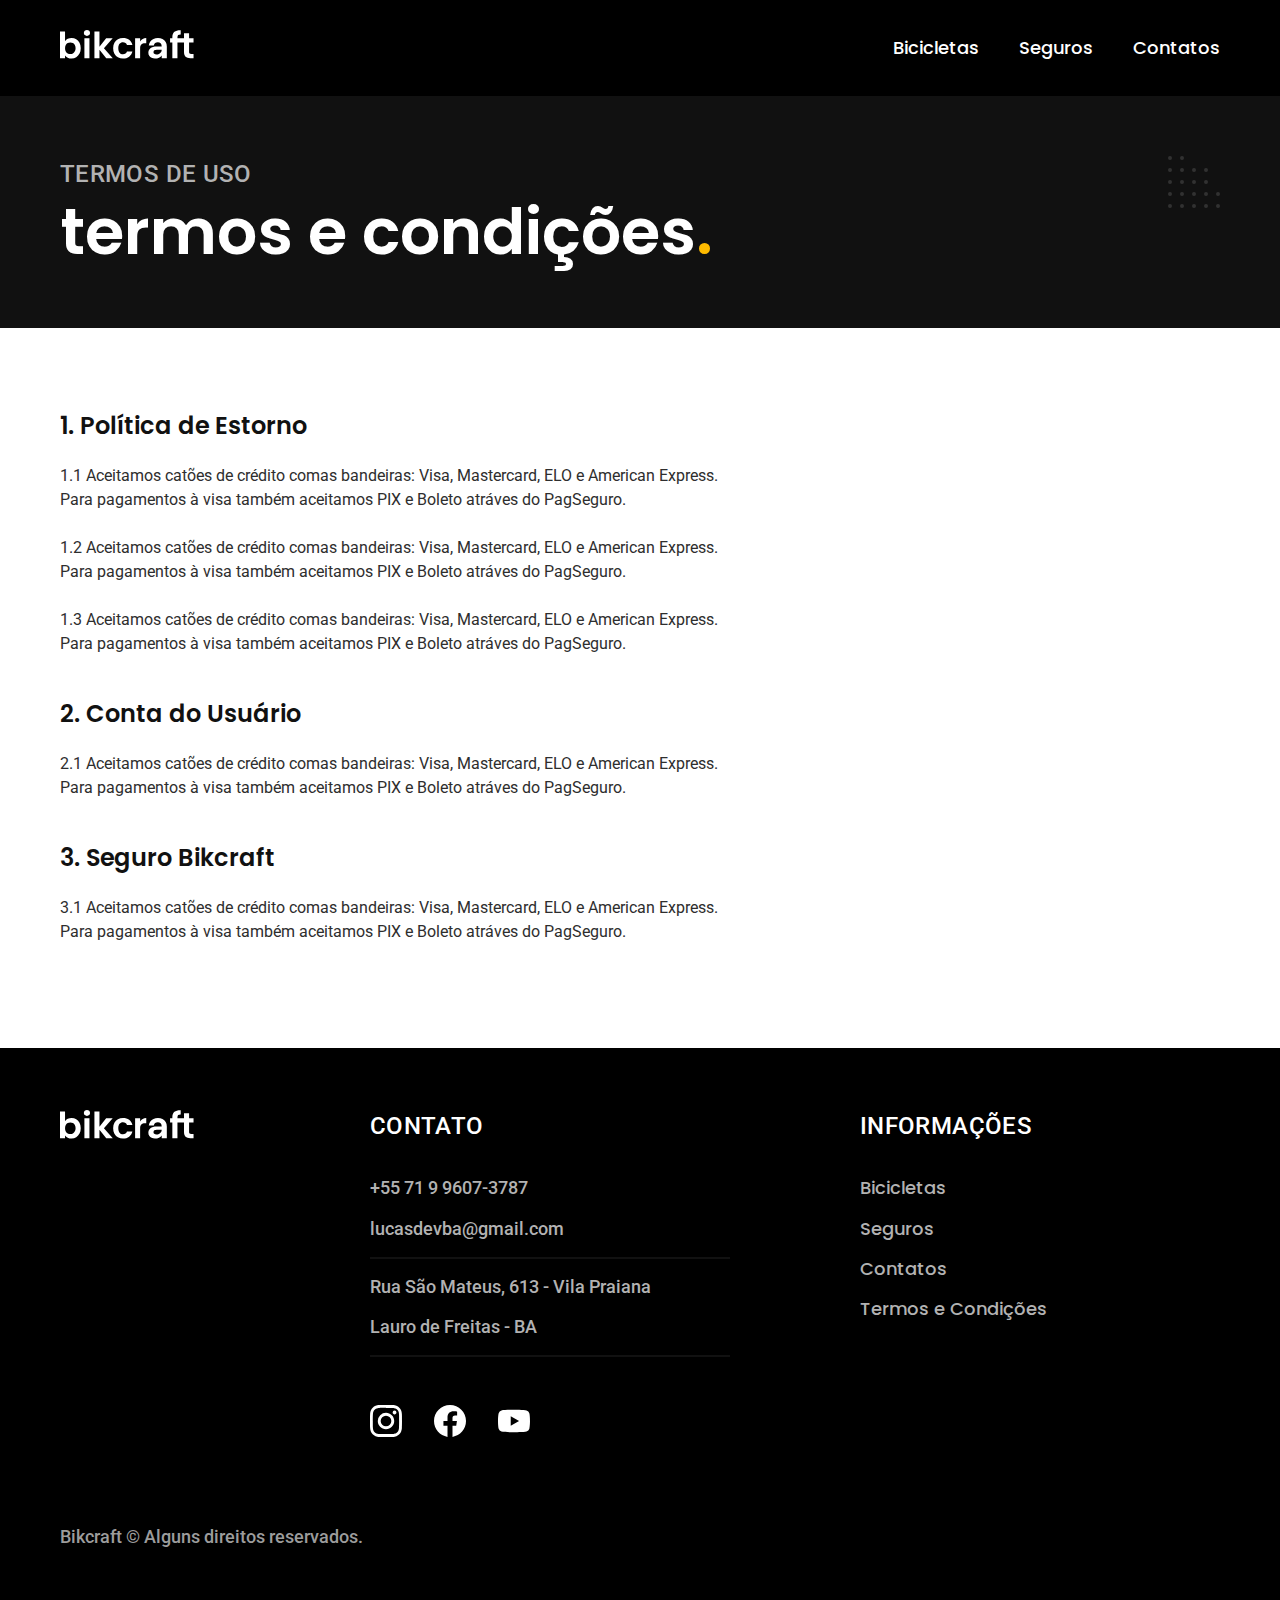
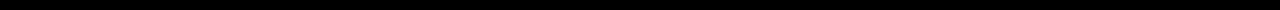
<file: termos.html>
<!DOCTYPE html>
<html lang="pt-br">

<head>
  <meta charset="UTF-8">
  <meta http-equiv="X-UA-Compatible" content="IE=edge">
  <meta name="viewport" content="width=device-width, initial-scale=1.0">
  <title>Termos e Condições | bikcraft</title>
  <meta name="description" content="Termos e Condições.">

  <link rel="preload" href="./css/style.min.css" as="style">

  <link rel="stylesheet" href="./css/style.min.css">
  <link rel="shortcut icon" href="favicon.svg" type="image/svg+xml">

  <link rel="preconnect" href="https://fonts.googleapis.com">
  <link rel="preconnect" href="https://fonts.gstatic.com" crossorigin>
  <link href="https://fonts.googleapis.com/css2?family=Poppins:wght@400;600&family=Roboto:wght@400;500&display=swap" rel="stylesheet">
  <style>
    @import url('https://fonts.googleapis.com/css2?family=Merriweather:ital,wght@1,900&display=swap');
  </style>


  <script>document.documentElement.classList.add('js');</script>
</head>

<body id="termos">
  <header class="header-bg">
    <div class="header container">
      <a href="./"><img src="img/bikcraft.svg" alt="bikcraft"></a>

      <nav aria-label="primaria">
        <ul class="header-menu font-1-m cor-0">
          <li><a href="./bicicletas.html">Bicicletas</a></li>
          <li><a href="./seguros.html">Seguros</a></li>
          <li><a href="./contatos.html">Contatos</a></li>
        </ul>
      </nav>
    </div>
  </header>

  <main>
    <div class="titulo-bg">
      <div class="titulo container">
        <p class="font-2-l-b cor-5">Termos de uso</p>
        <h1 class="font-1-xxl cor-0">termos e condições<span class="ponto">.</span></h1>
      </div>
    </div>

    <div class="termos font-2-s cor-10 container">
      <h2 class="font-1-l cor-11">1. Política de Estorno</h2>
      <p>1.1 Aceitamos catões de crédito comas bandeiras: Visa, Mastercard, ELO e American Express. Para pagamentos à visa também aceitamos PIX e Boleto atráves do PagSeguro.</p>
      <p>1.2 Aceitamos catões de crédito comas bandeiras: Visa, Mastercard, ELO e American Express. Para pagamentos à visa também aceitamos PIX e Boleto atráves do PagSeguro.</p>
      <p>1.3 Aceitamos catões de crédito comas bandeiras: Visa, Mastercard, ELO e American Express. Para pagamentos à visa também aceitamos PIX e Boleto atráves do PagSeguro.</p>
      <h2 class="font-1-l cor-11">2. Conta do Usuário </h2>
      <p>2.1 Aceitamos catões de crédito comas bandeiras: Visa, Mastercard, ELO e American Express. Para pagamentos à visa também aceitamos PIX e Boleto atráves do PagSeguro.</p>
      <h2 class="font-1-l cor-11">3. Seguro Bikcraft </h2>
      <p>3.1 Aceitamos catões de crédito comas bandeiras: Visa, Mastercard, ELO e American Express. Para pagamentos à visa também aceitamos PIX e Boleto atráves do PagSeguro.</p>
    </div>
  </main>

  <footer class="footer-bg">
    <div class="footer container">
      <img src="img/bikcraft.svg" alt="Bikcraft">
      <div class="footer-contato">
        <h3 class="font-2-l-b cor-0">Contato</h3>
        <ul class="cor-5 font-2-m">
          <li><a href="tel:+5571996073787">+55 71 9 9607-3787</a></li>
          <li><a href="mailto:lucasdevba@gmail.com">lucasdevba@gmail.com</a></li>
          <li>Rua São Mateus, 613 - Vila Praiana</li>
          <li>Lauro de Freitas - BA</li>
        </ul>

        <div class="footer-redes">
          <a href="./">
            <img src="img/redes/instagram.svg" alt="instagram">
          </a>
          <a href="./">
            <img src="img/redes/facebook.svg" alt="facebook">
          </a>
          <a href="./">
            <img src="img/redes/youtube.svg" alt="youtube">
          </a>
        </div>
      </div>
      <div class="footer-inforamcoes">
        <h3 class="font-2-l-b cor-0">Informações</h3>
        <nav>
          <ul class="font-1-m cor-5">
            <li><a href="./bicicletas.html">Bicicletas</a></li>
            <li><a href="./seguros.html">Seguros</a></li>
            <li><a href="./contatos.html">Contatos</a></li>
            <li><a href="./termos.html">Termos e Condições</a></li>
          </ul>
        </nav>
      </div>
      <p class="font-2-m cor-6 footer-copy">Bikcraft © Alguns direitos reservados.</p>
    </div>
  </footer>


  <script src="js/script.js"></script>
</body>

</html>
</file>
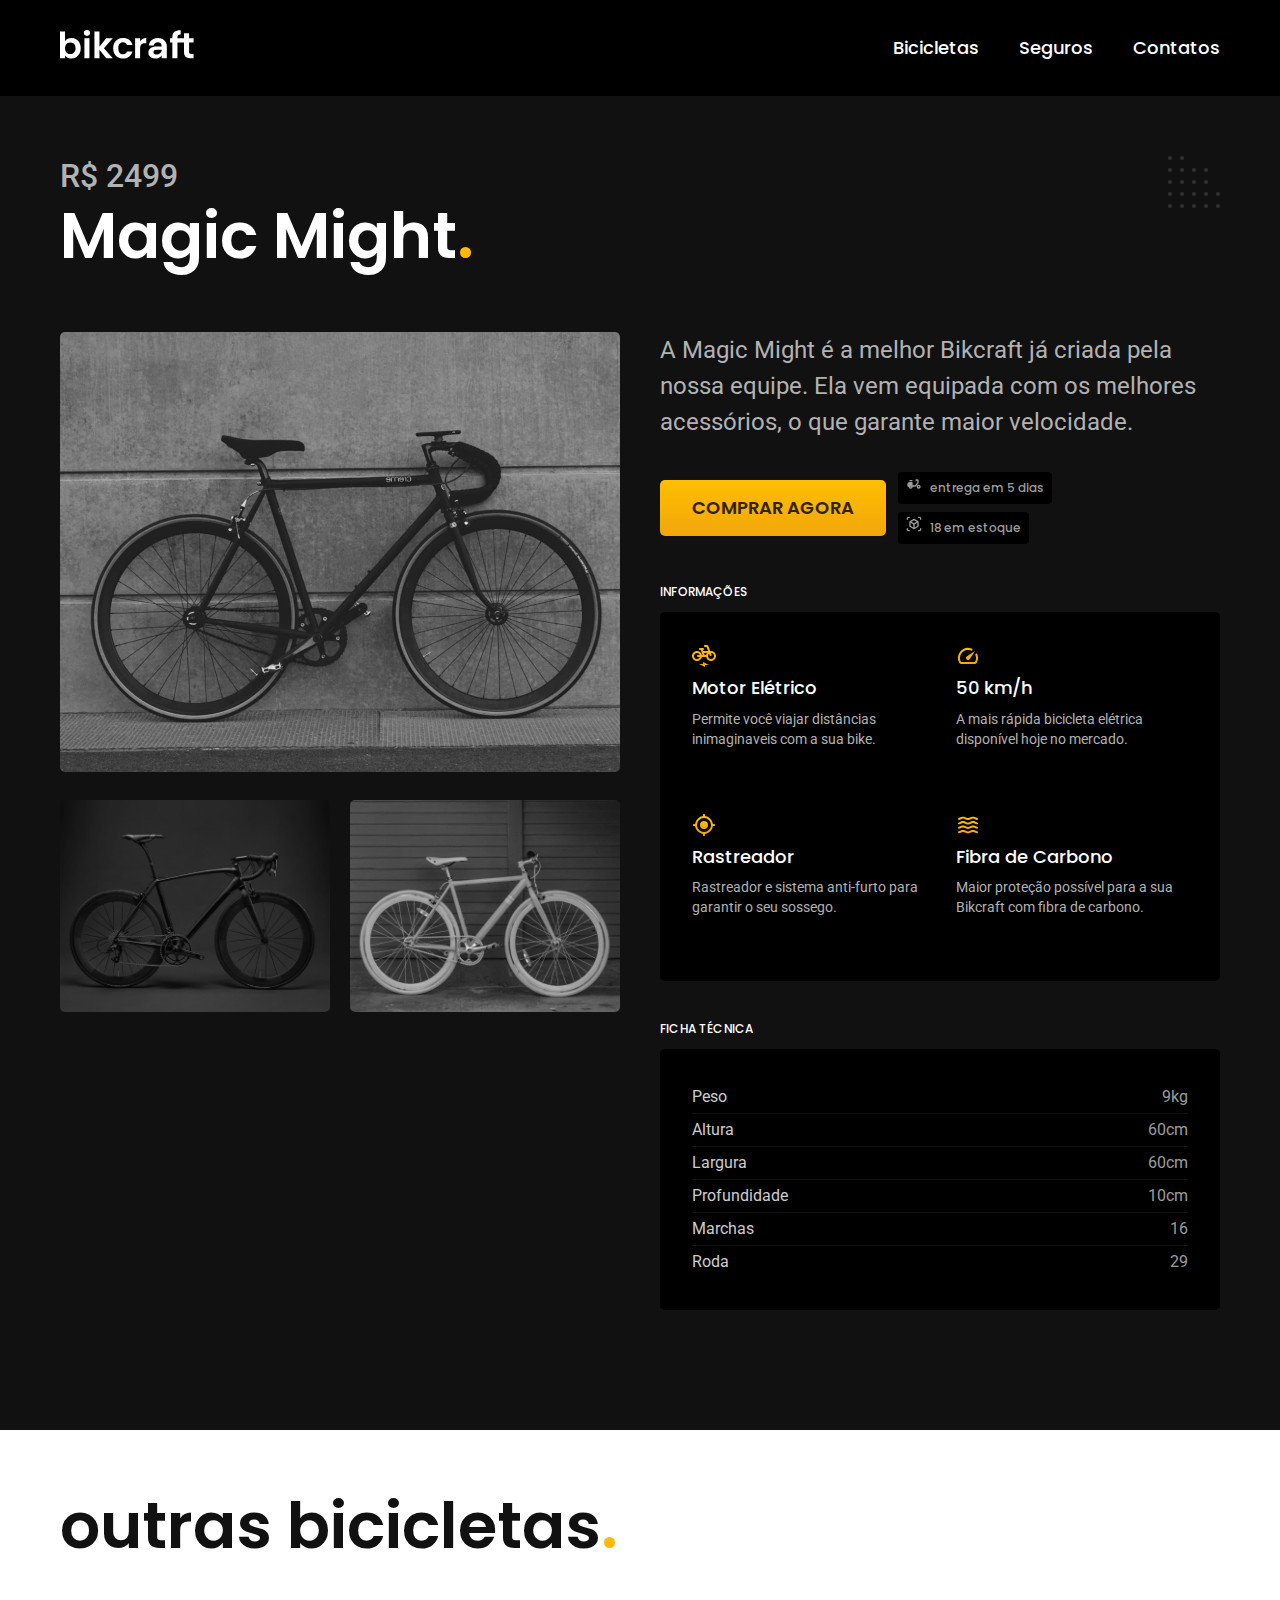
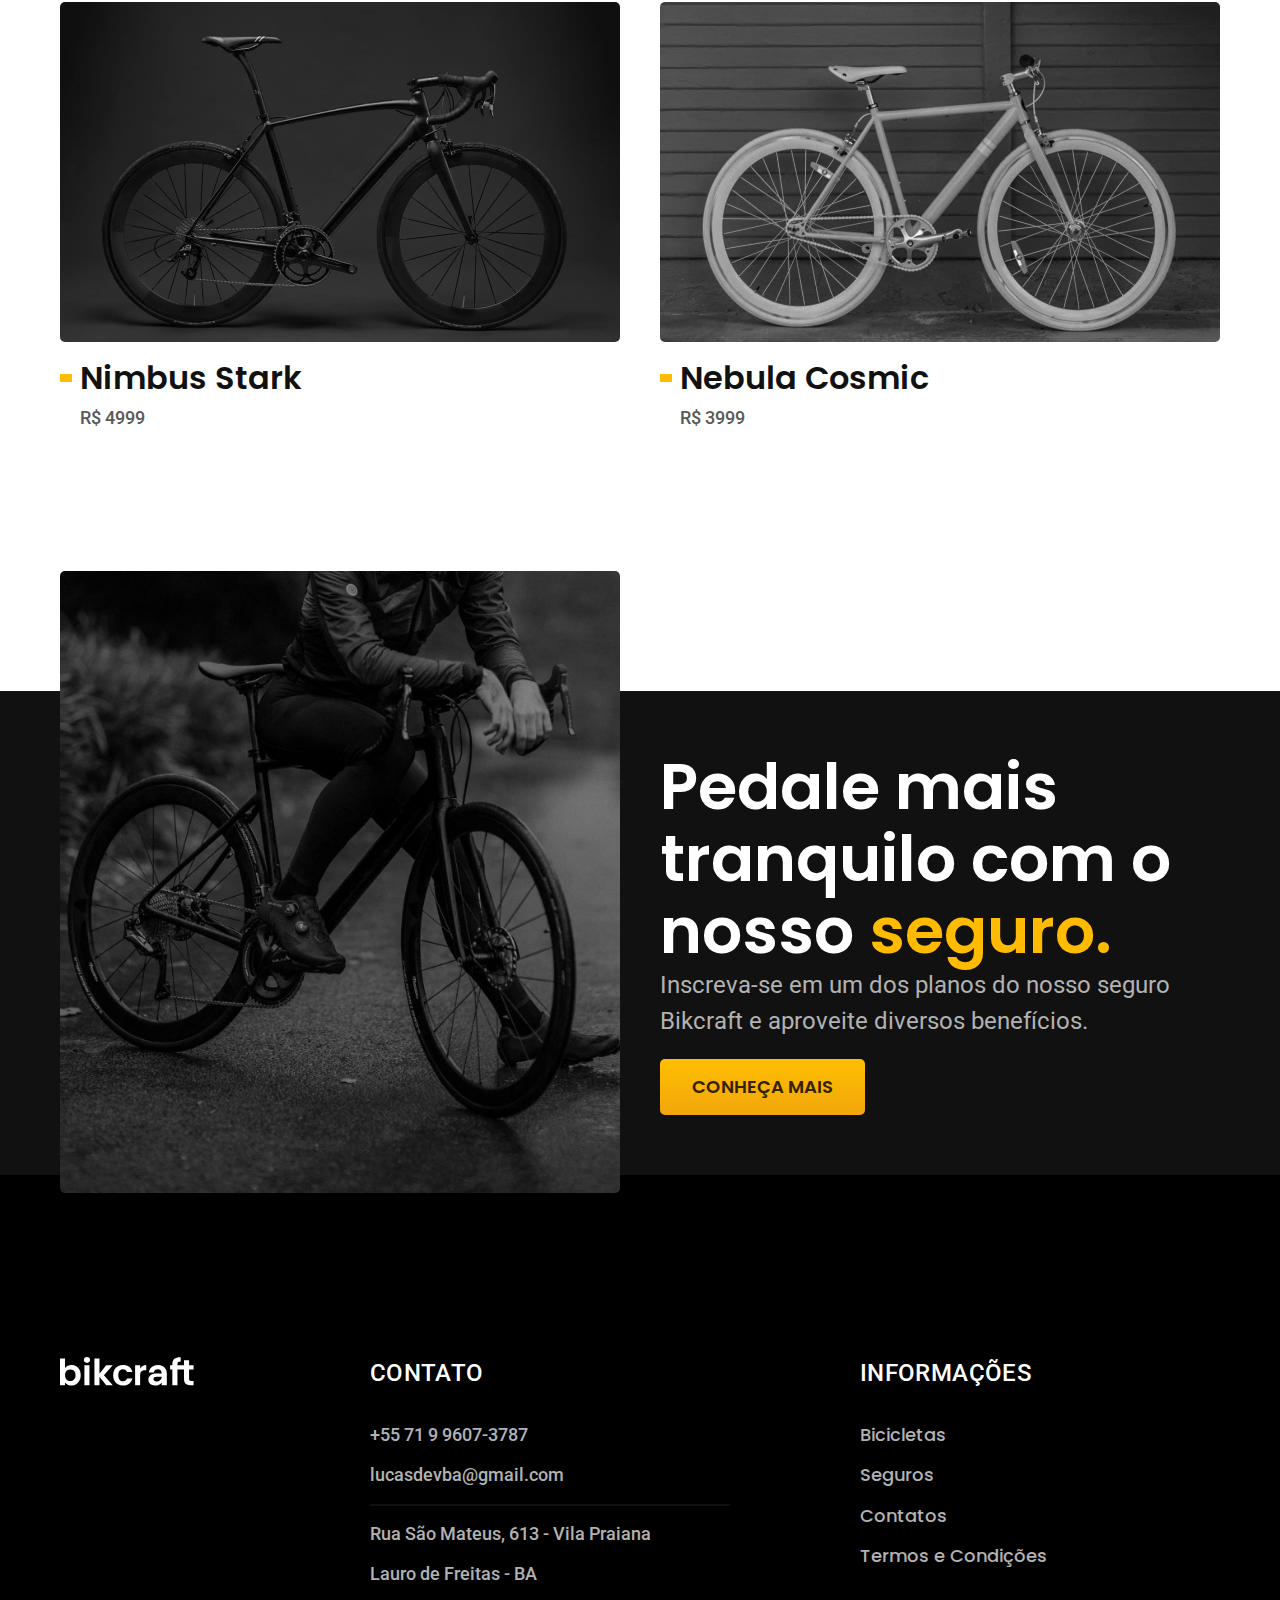
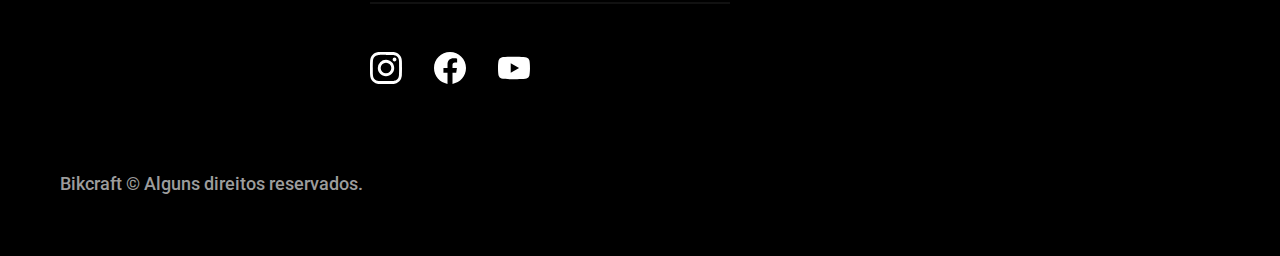
<file: bicicletas/magic.html>
<!DOCTYPE html>
<html lang="pt-br">

<head>
  <meta charset="UTF-8">
  <meta http-equiv="X-UA-Compatible" content="IE=edge">
  <meta name="viewport" content="width=device-width, initial-scale=1.0">
  <title>Magic | bikcraft</title>
  <meta name="description" content="Magic.">
  <link rel="stylesheet" href="../css/style.min.css">
  <link rel="shortcut icon" href="../favicon.svg" type="image/svg+xml">

  <link rel="preconnect" href="https://fonts.googleapis.com">
  <link rel="preconnect" href="https://fonts.gstatic.com" crossorigin>
  <link href="https://fonts.googleapis.com/css2?family=Poppins:wght@400;600&family=Roboto:wght@400;500&display=swap" rel="stylesheet">
  <style>
    @import url('https://fonts.googleapis.com/css2?family=Merriweather:ital,wght@1,900&display=swap');
  </style>


  <script>document.documentElement.classList.add('js');</script>
</head>

<body id="bicicleta">
  <header class="header-bg">
    <div class="header container">
      <a href="../"><img src="../img/bikcraft.svg" alt="bikcraft"></a>

      <nav aria-label="primaria">
        <ul class="header-menu font-1-m cor-0">
          <li><a href="../bicicletas.html">Bicicletas</a></li>
          <li><a href="../seguros.html">Seguros</a></li>
          <li><a href="../contatos.html">Contatos</a></li>
        </ul>
      </nav>
    </div>
  </header>

  <main class="titulo-bg">
    <div>
      <div class="titulo container">
        <p class="font-2-xl cor-5">R$ 2499</p>
        <h1 class="font-1-xxl cor-0">Magic Might<span class="ponto">.</span></h1>
      </div>
      <div class="bicicleta container">
        <div class="bicicleta-imagem">
          <img src="../img/bicicleta/nimbus2.jpg" alt="">
          <img src="../img/bicicleta/nimbus1.jpg" alt="">
          <img src="../img/bicicleta/nimbus3.jpg" alt="">
        </div>

        <div class="bicicleta-conteudo">
          <p class="font-2-l cor-5">A Magic Might é a melhor Bikcraft já criada pela nossa equipe. Ela vem equipada com os melhores acessórios, o que garante maior velocidade.
          </p>
          <div class="bicicleta-comprar">
            <a class="botao" href="../orcamento.html?tipo=bikcraft&produto=magic">Comprar Agora </a>
            <span class="font-1-xs cor-6">
              <img src="../img/icones/entrega.svg" alt=""> entrega em 5 dias</span>
            <span class="font-1-xs cor-6">
              <img src="../img/icones/estoque.svg" alt=""> 18 em estoque</span>
          </div>

          <h2 class="font-1-xs cor-0">Informações</h2>
          <ul class="bicicleta-informacoes">
            <li>
              <img src="../img/icones/eletrica.svg" alt="">
              <h3 class="font-1-m cor-0">Motor Elétrico</h3>
              <p class="font-2-xs cor-5">Permite você viajar distâncias inimaginaveis com a sua bike.</p>
            </li>
            <li>
              <img src="../img/icones/velocidade.svg" alt="">
              <h3 class="font-1-m cor-0">50 km/h</h3>
              <p class="font-2-xs cor-5">A mais rápida bicicleta elétrica disponível hoje no mercado.</p>
            </li>
            <li>
              <img src="../img/icones/rastreador.svg" alt="">
              <h3 class="font-1-m cor-0">Rastreador</h3>
              <p class="font-2-xs cor-5">Rastreador e sistema anti-furto para garantir o seu sossego.
              </p>
            </li>
            <li>
              <img src="../img/icones/carbono.svg" alt="">
              <h3 class="font-1-m cor-0">Fibra de Carbono</h3>
              <p class="font-2-xs cor-5">Maior proteção possível para a sua Bikcraft com fibra de carbono.</p>
            </li>
          </ul>
          <h2 class="font-1-xs cor-0">Ficha Técnica</h2>
          <ul class=" bicicleta-ficha font-2-s cor-4">
            <li>Peso <span>9kg</span></li>
            <li>Altura <span>60cm</span></li>
            <li>Largura <span>60cm</span></li>
            <li>Profundidade <span>10cm</span></li>
            <li>Marchas <span>16</span></li>
            <li>Roda <span>29</span></li>
          </ul>
        </div>
      </div>
    </div>
  </main>

  <article class="bicicletas-lista container">
    <h2 class="font-1-xxl">outras bicicletas<span class="ponto">.</span></h2>

    <ul>
      <li>
        <a href="./nimbus.html">
          <img src="../img/bicicletas/nimbus.jpg" alt="Bicicleta preta">
          <h3 class="font-1-xl">Nimbus Stark</h3>
          <span class="font-2-m cor-8">R$ 4999</span>
        </a>
      </li>



      <li>
        <a href="./nebula.html">
          <img src="../img/bicicletas/nebula.jpg" alt="Bicicleta preta">
          <h3 class="font-1-xl">Nebula Cosmic</h3>
          <span class="font-2-m cor-8">R$ 3999</span>
        </a>
      </li>
    </ul>
  </article>

  <article class="seguro-bicicletas-bg">
    <div class="seguro-bicicletas container">
      <div class="seguro-imagem-bicicletas">
        <img src="../img/fotos/seguros.jpg" alt="Pessoa para em uma bicicleta.">
      </div>
      <div class="seguro-bicicletas-conteudo">
        <h2 class="font-1-xxl cor-0">Pedale mais tranquilo com o nosso <span class="ponto">seguro.</span></h2>
        <p class="font-2-l cor-5">Inscreva-se em um dos planos do nosso seguro Bikcraft e aproveite diversos benefícios.</p>
        <a class="botao" href="../seguros.html">Conheça Mais</a>
      </div>

    </div>
  </article>

  <footer class="footer-bg">
    <div class="footer container">
      <img src="../img/bikcraft.svg" alt="Bikcraft">
      <div class="footer-contato">
        <h3 class="font-2-l-b cor-0">Contato</h3>
        <ul class="cor-5 font-2-m">
          <li><a href="tel:+5571996073787">+55 71 9 9607-3787</a></li>
          <li><a href="mailto:lucasdevba@gmail.com">lucasdevba@gmail.com</a></li>
          <li>Rua São Mateus, 613 - Vila Praiana</li>
          <li>Lauro de Freitas - BA</li>
        </ul>

        <div class="footer-redes">
          <a href="../">
            <img src="../img/redes/instagram.svg" alt="instagram">
          </a>
          <a href="../">
            <img src="../img/redes/facebook.svg" alt="facebook">
          </a>
          <a href="../">
            <img src="../img/redes/youtube.svg" alt="youtube">
          </a>
        </div>
      </div>
      <div class="footer-inforamcoes">
        <h3 class="font-2-l-b cor-0">Informações</h3>
        <nav>
          <ul class="font-1-m cor-5">
            <li><a href="../bicicletas.html">Bicicletas</a></li>
            <li><a href="../seguros.html">Seguros</a></li>
            <li><a href="../contatos.html">Contatos</a></li>
            <li><a href="../termos.html">Termos e Condições</a></li>
          </ul>
        </nav>
      </div>
      <p class="font-2-m cor-6 footer-copy">Bikcraft © Alguns direitos reservados.</p>
    </div>
  </footer>


  <script src="../js/script.js"></script>
</body>

</html>
</file>
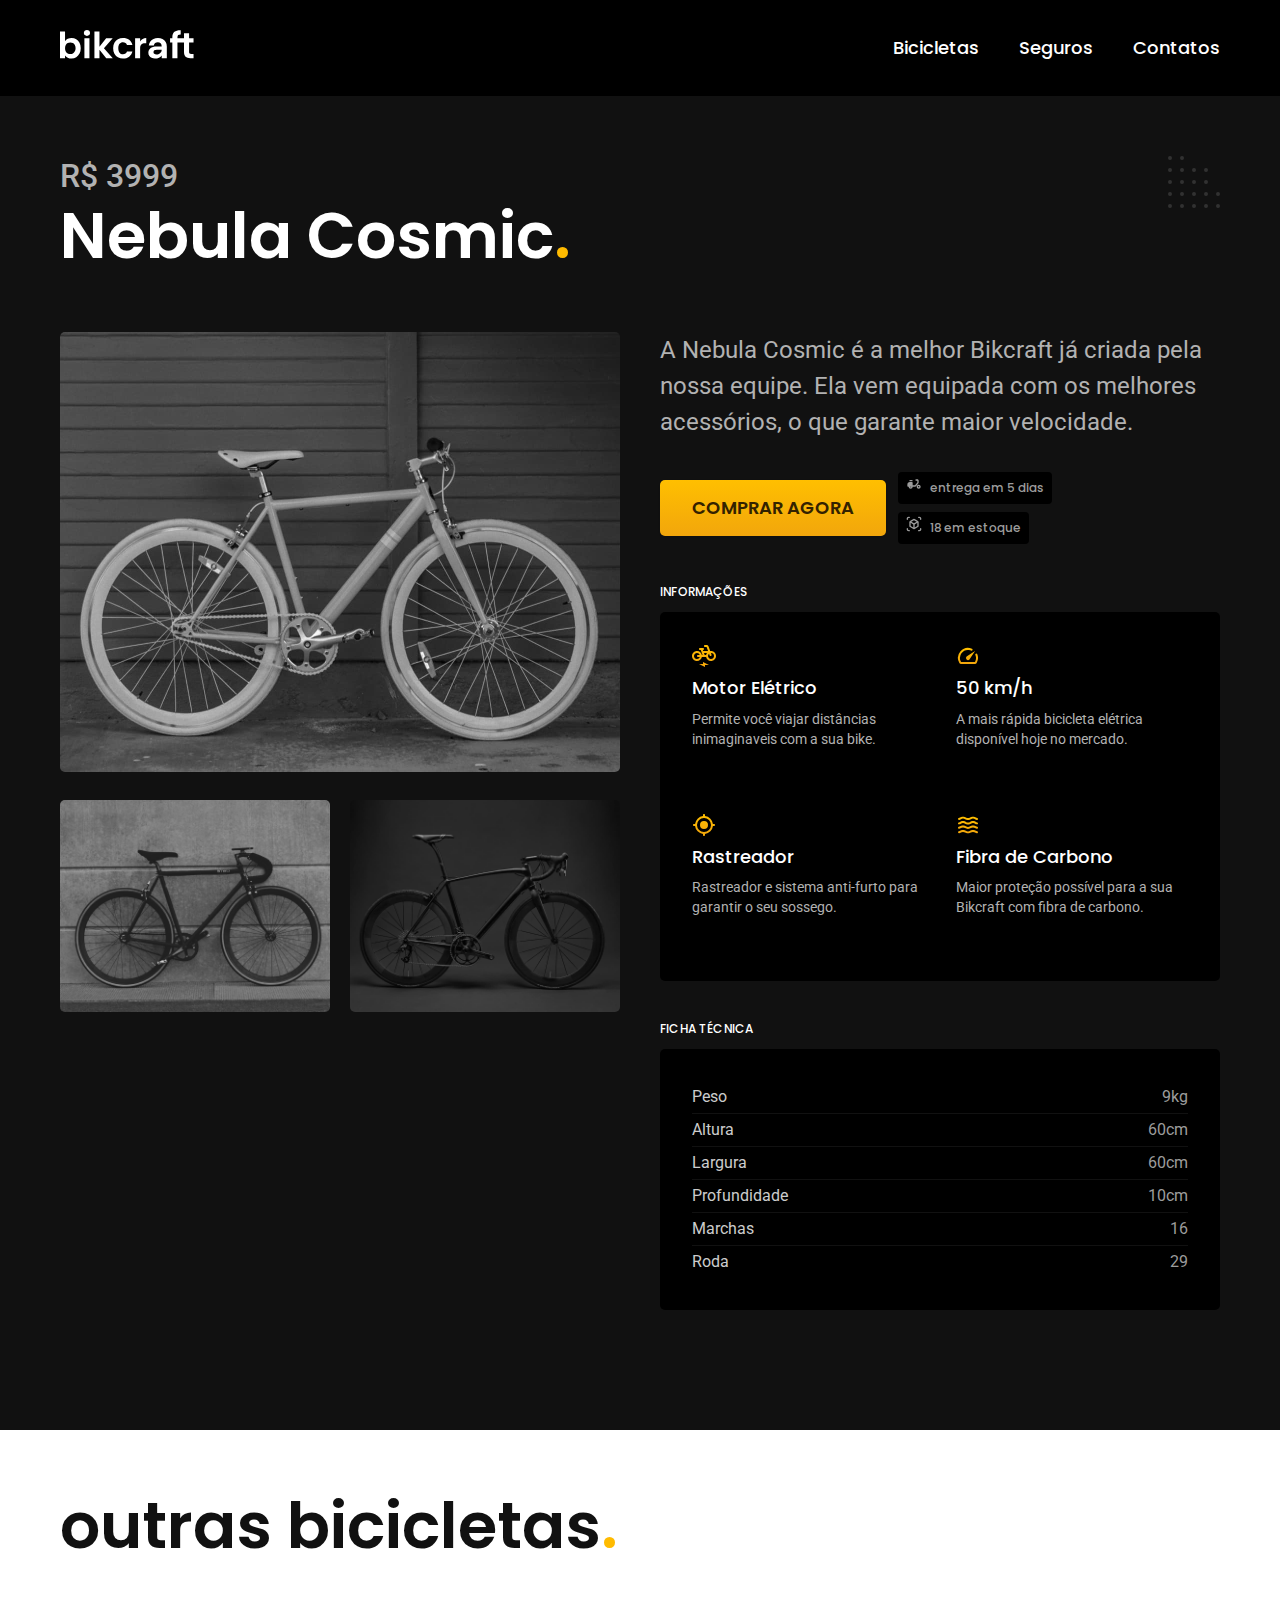
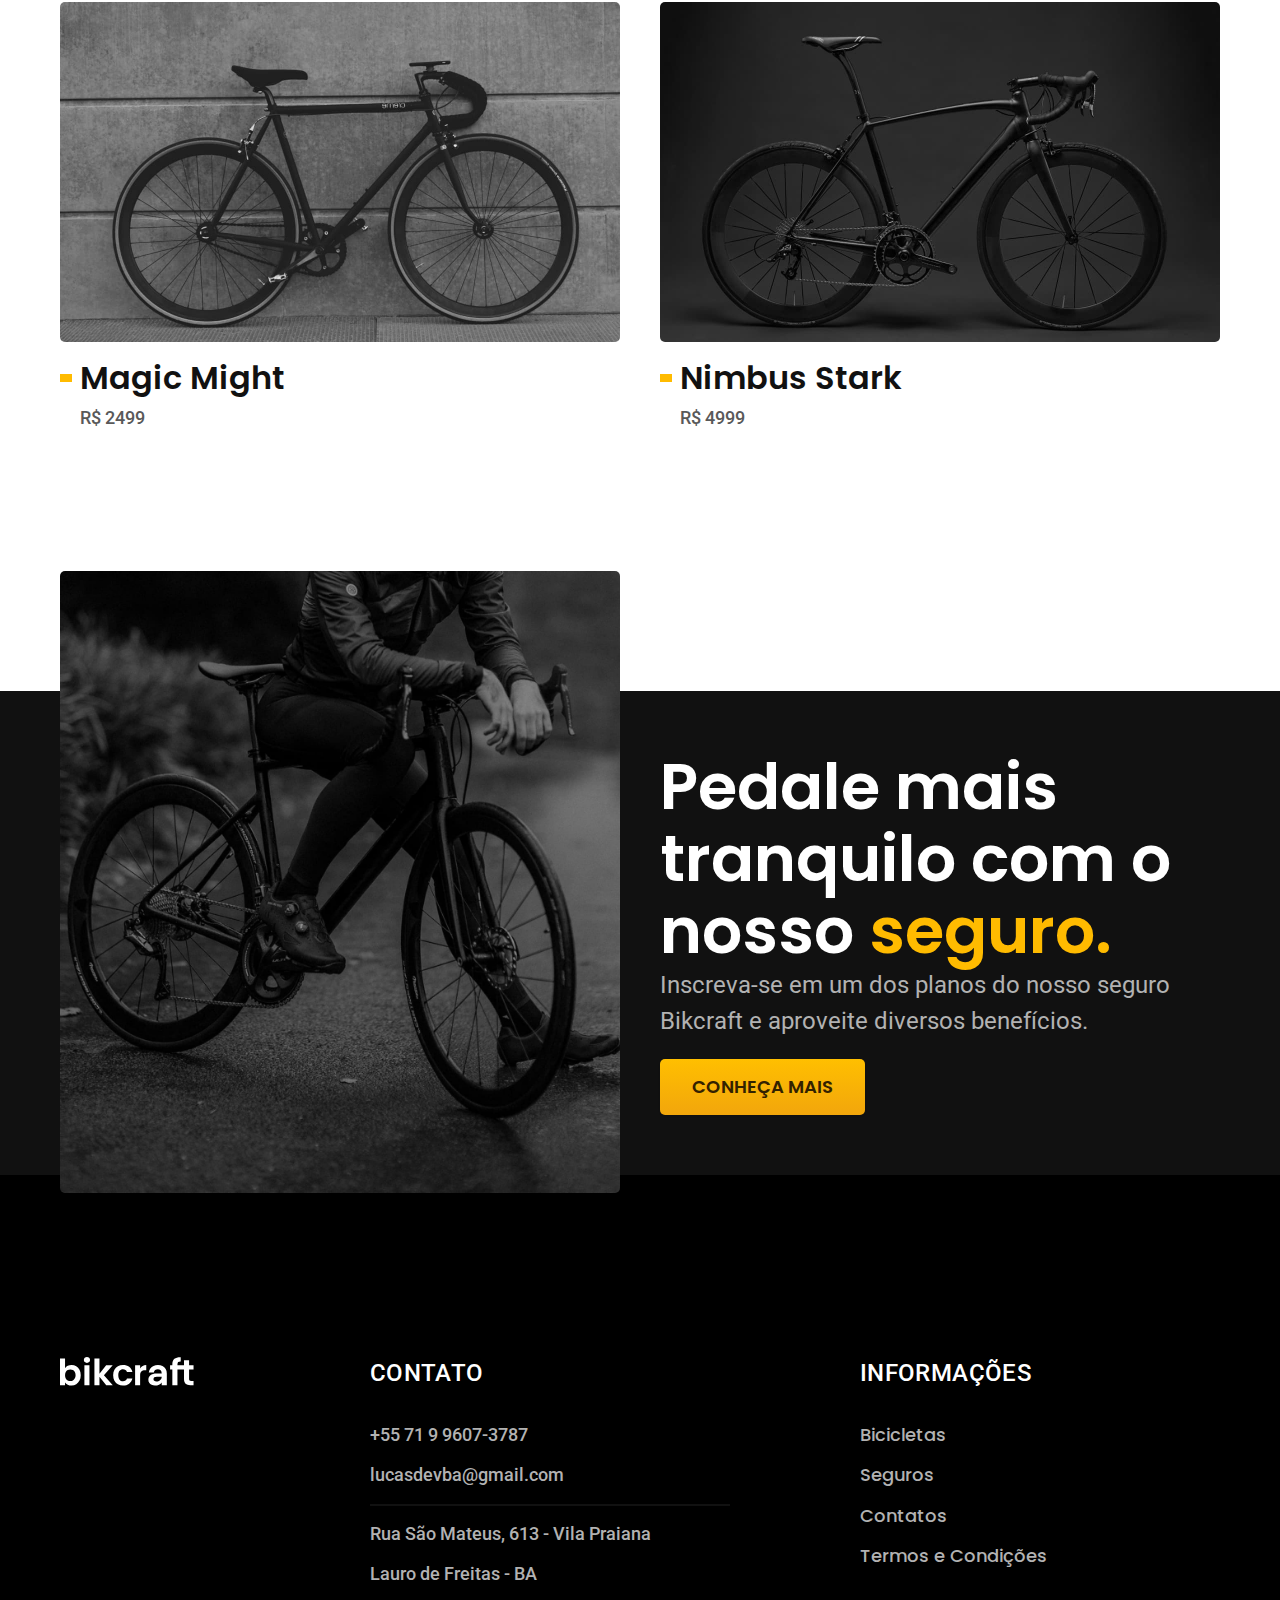
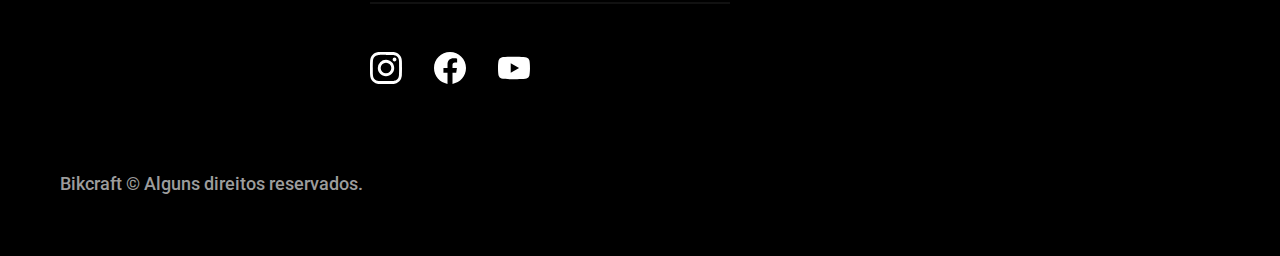
<file: bicicletas/nebula.html>
<!DOCTYPE html>
<html lang="pt-br">

<head>
  <meta charset="UTF-8">
  <meta http-equiv="X-UA-Compatible" content="IE=edge">
  <meta name="viewport" content="width=device-width, initial-scale=1.0">
  <title>Nebula | bikcraft</title>
  <meta name="description" content="Nebula.">
  <link rel="stylesheet" href="../css/style.min.css">
  <link rel="shortcut icon" href="../favicon.svg" type="image/svg+xml">

  <link rel="preconnect" href="https://fonts.googleapis.com">
  <link rel="preconnect" href="https://fonts.gstatic.com" crossorigin>
  <link href="https://fonts.googleapis.com/css2?family=Poppins:wght@400;600&family=Roboto:wght@400;500&display=swap" rel="stylesheet">
  <style>
    @import url('https://fonts.googleapis.com/css2?family=Merriweather:ital,wght@1,900&display=swap');
  </style>


  <script>document.documentElement.classList.add('js');</script>
</head>

<body id="bicicleta">
  <header class="header-bg">
    <div class="header container">
      <a href="../"><img src="../img/bikcraft.svg" alt="bikcraft"></a>

      <nav aria-label="primaria">
        <ul class="header-menu font-1-m cor-0">
          <li><a href="../bicicletas.html">Bicicletas</a></li>
          <li><a href="../seguros.html">Seguros</a></li>
          <li><a href="../contatos.html">Contatos</a></li>
        </ul>
      </nav>
    </div>
  </header>

  <main class="titulo-bg">
    <div>
      <div class="titulo container">
        <p class="font-2-xl cor-5">R$ 3999</p>
        <h1 class="font-1-xxl cor-0">Nebula Cosmic<span class="ponto">.</span></h1>
      </div>
      <div class="bicicleta container">
        <div class="bicicleta-imagem">
          <img src="../img/bicicleta/nimbus3.jpg" alt="">
          <img src="../img/bicicleta/nimbus2.jpg" alt="">
          <img src="../img/bicicleta/nimbus1.jpg" alt="">
        </div>

        <div class="bicicleta-conteudo">
          <p class="font-2-l cor-5">A Nebula Cosmic é a melhor Bikcraft já criada pela nossa equipe. Ela vem equipada com os melhores acessórios, o que garante maior velocidade.
          </p>
          <div class="bicicleta-comprar">
            <a class="botao" href="../orcamento.html?tipo=bikcraft&produto=nebula">Comprar Agora </a>
            <span class="font-1-xs cor-6">
              <img src="../img/icones/entrega.svg" alt=""> entrega em 5 dias</span>
            <span class="font-1-xs cor-6">
              <img src="../img/icones/estoque.svg" alt=""> 18 em estoque</span>
          </div>

          <h2 class="font-1-xs cor-0">Informações</h2>
          <ul class="bicicleta-informacoes">
            <li>
              <img src="../img/icones/eletrica.svg" alt="">
              <h3 class="font-1-m cor-0">Motor Elétrico</h3>
              <p class="font-2-xs cor-5">Permite você viajar distâncias inimaginaveis com a sua bike.</p>
            </li>
            <li>
              <img src="../img/icones/velocidade.svg" alt="">
              <h3 class="font-1-m cor-0">50 km/h</h3>
              <p class="font-2-xs cor-5">A mais rápida bicicleta elétrica disponível hoje no mercado.</p>
            </li>
            <li>
              <img src="../img/icones/rastreador.svg" alt="">
              <h3 class="font-1-m cor-0">Rastreador</h3>
              <p class="font-2-xs cor-5">Rastreador e sistema anti-furto para garantir o seu sossego.
              </p>
            </li>
            <li>
              <img src="../img/icones/carbono.svg" alt="">
              <h3 class="font-1-m cor-0">Fibra de Carbono</h3>
              <p class="font-2-xs cor-5">Maior proteção possível para a sua Bikcraft com fibra de carbono.</p>
            </li>
          </ul>
          <h2 class="font-1-xs cor-0">Ficha Técnica</h2>
          <ul class=" bicicleta-ficha font-2-s cor-4">
            <li>Peso <span>9kg</span></li>
            <li>Altura <span>60cm</span></li>
            <li>Largura <span>60cm</span></li>
            <li>Profundidade <span>10cm</span></li>
            <li>Marchas <span>16</span></li>
            <li>Roda <span>29</span></li>
          </ul>
        </div>
      </div>
    </div>
  </main>

  <article class="bicicletas-lista container">
    <h2 class="font-1-xxl">outras bicicletas<span class="ponto">.</span></h2>

    <ul>
      <li>
        <a href="./magic.html">
          <img src="../img/bicicletas/magic.jpg" alt="Bicicleta preta">
          <h3 class="font-1-xl">Magic Might</h3>
          <span class="font-2-m cor-8">R$ 2499</span>
        </a>
      </li>



      <li>
        <a href="./nimbus.html">
          <img src="../img/bicicletas/nimbus.jpg" alt="Bicicleta preta">
          <h3 class="font-1-xl">Nimbus Stark</h3>
          <span class="font-2-m cor-8">R$ 4999</span>
        </a>
      </li>
    </ul>
  </article>

  <article class="seguro-bicicletas-bg">
    <div class="seguro-bicicletas container">
      <div class="seguro-imagem-bicicletas">
        <img src="../img/fotos/seguros.jpg" alt="Pessoa para em uma bicicleta.">
      </div>
      <div class="seguro-bicicletas-conteudo">
        <h2 class="font-1-xxl cor-0">Pedale mais tranquilo com o nosso <span class="ponto">seguro.</span></h2>
        <p class="font-2-l cor-5">Inscreva-se em um dos planos do nosso seguro Bikcraft e aproveite diversos benefícios.</p>
        <a class="botao" href="../seguros.html">Conheça Mais</a>
      </div>

    </div>
  </article>

  <footer class="footer-bg">
    <div class="footer container">
      <img src="../img/bikcraft.svg" alt="Bikcraft">
      <div class="footer-contato">
        <h3 class="font-2-l-b cor-0">Contato</h3>
        <ul class="cor-5 font-2-m">
          <li><a href="tel:+5571996073787">+55 71 9 9607-3787</a></li>
          <li><a href="mailto:lucasdevba@gmail.com">lucasdevba@gmail.com</a></li>
          <li>Rua São Mateus, 613 - Vila Praiana</li>
          <li>Lauro de Freitas - BA</li>
        </ul>

        <div class="footer-redes">
          <a href="../">
            <img src="../img/redes/instagram.svg" alt="instagram">
          </a>
          <a href="../">
            <img src="../img/redes/facebook.svg" alt="facebook">
          </a>
          <a href="../">
            <img src="../img/redes/youtube.svg" alt="youtube">
          </a>
        </div>
      </div>
      <div class="footer-inforamcoes">
        <h3 class="font-2-l-b cor-0">Informações</h3>
        <nav>
          <ul class="font-1-m cor-5">
            <li><a href="../bicicletas.html">Bicicletas</a></li>
            <li><a href="../seguros.html">Seguros</a></li>
            <li><a href="../contatos.html">Contatos</a></li>
            <li><a href="../termos.html">Termos e Condições</a></li>
          </ul>
        </nav>
      </div>
      <p class="font-2-m cor-6 footer-copy">Bikcraft © Alguns direitos reservados.</p>
    </div>
  </footer>


  <script src="../js/script.js"></script>
</body>

</html>
</file>
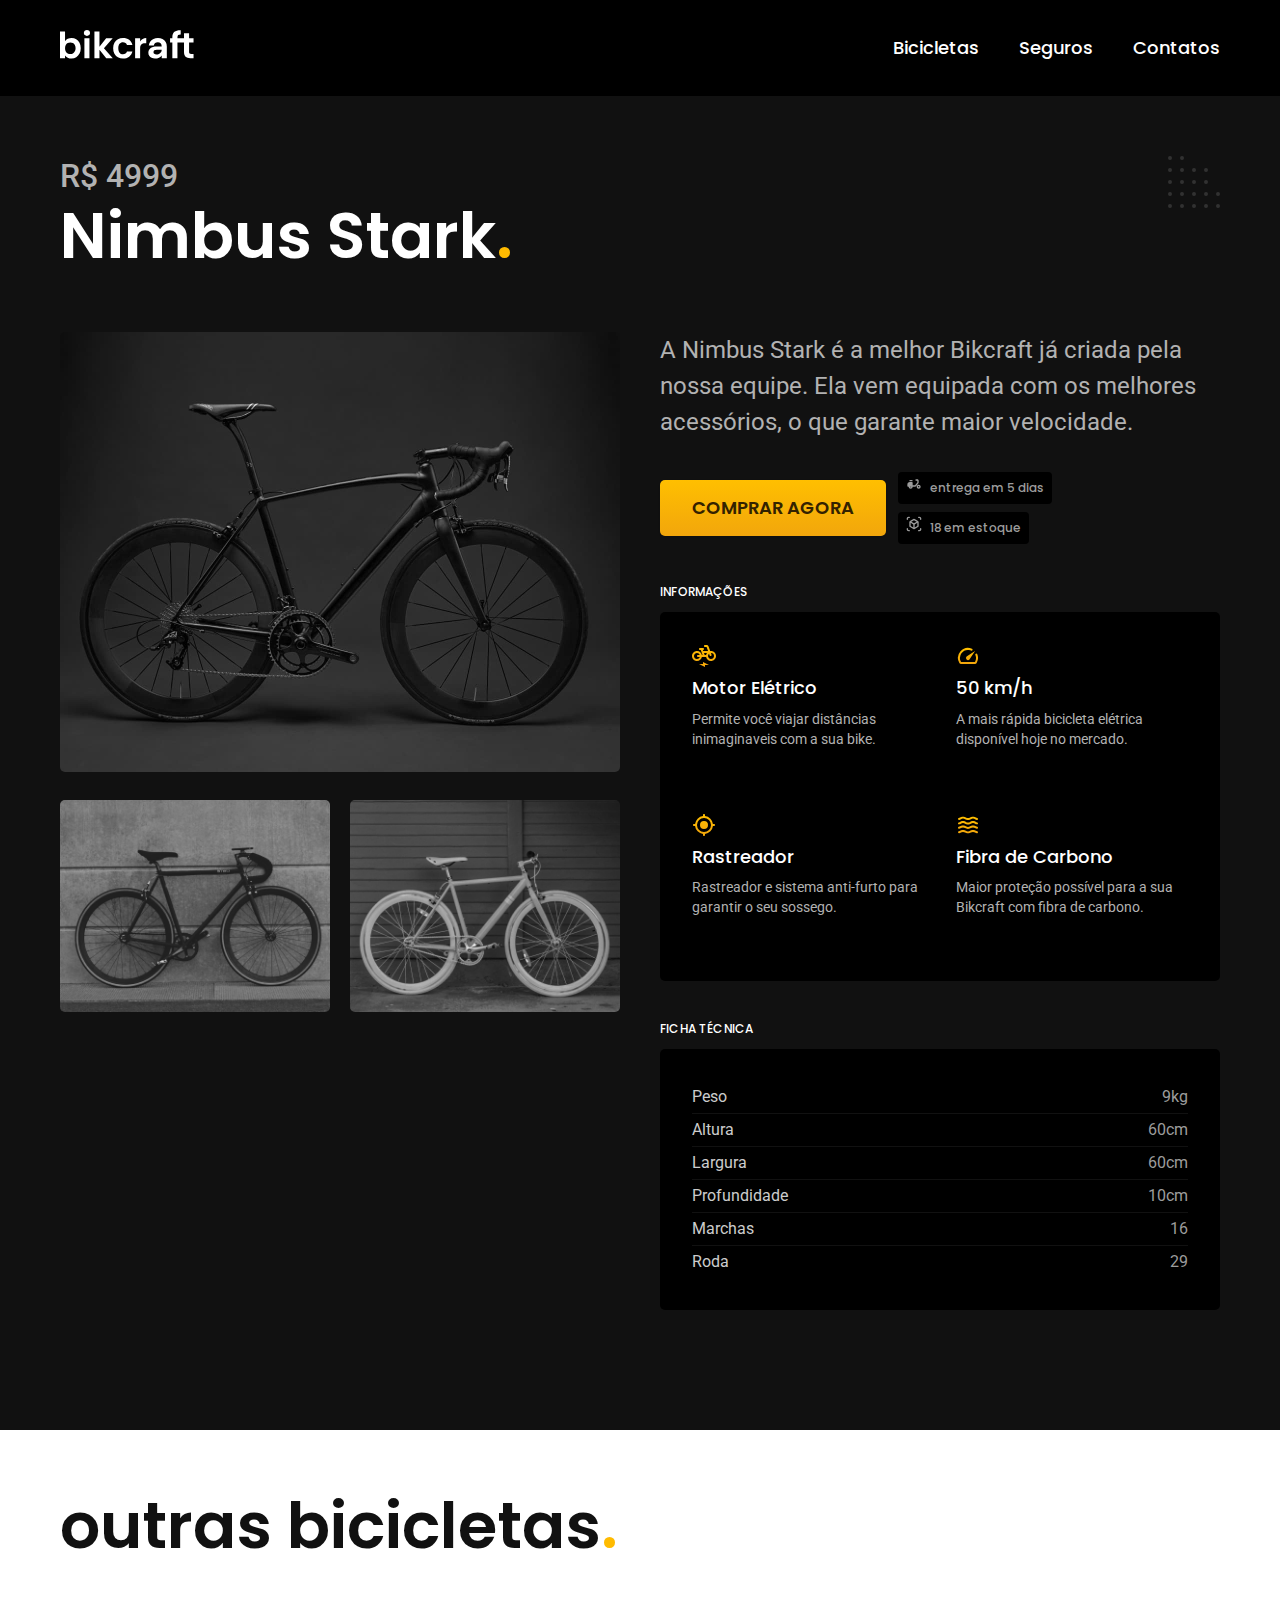
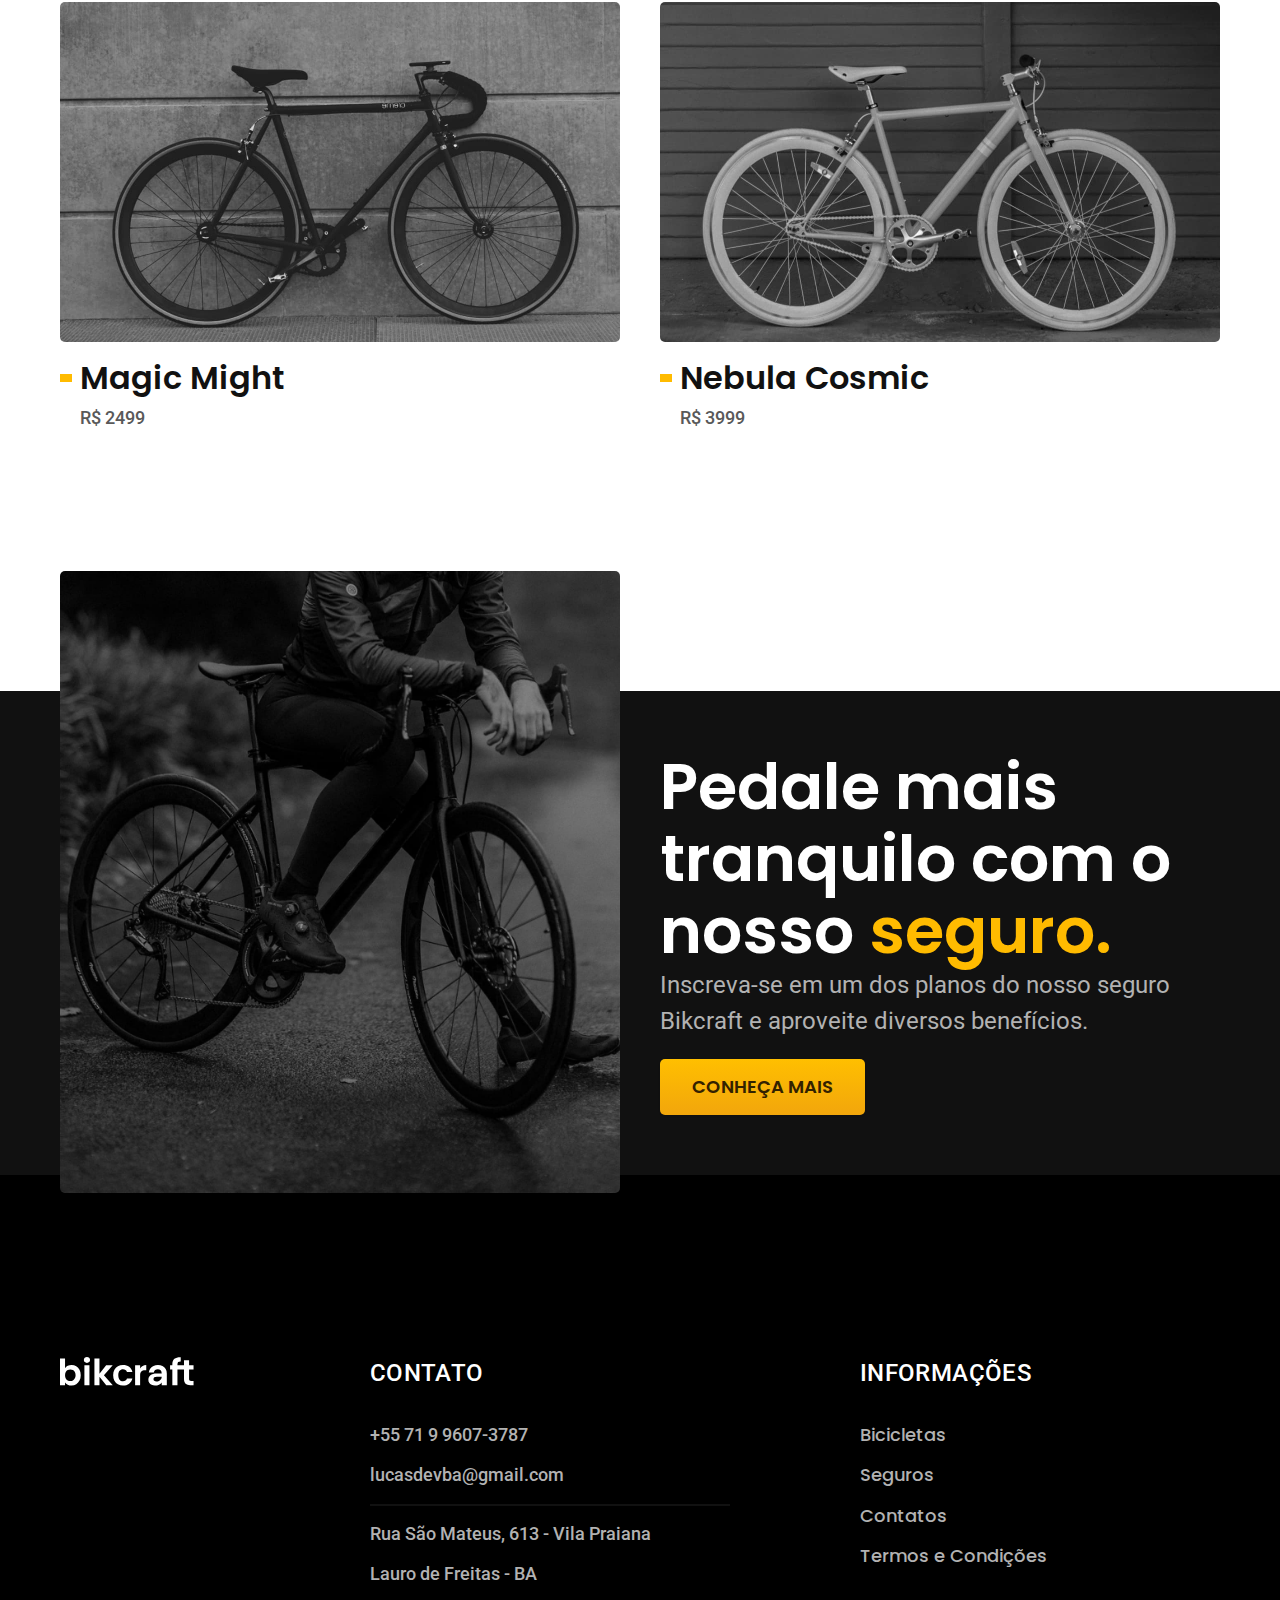
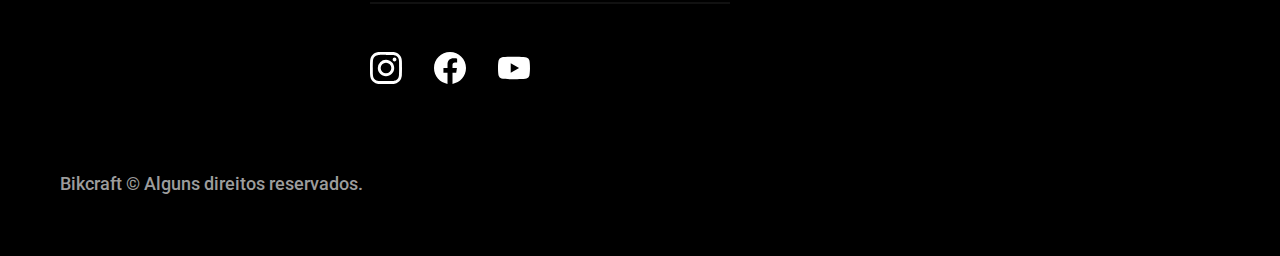
<file: bicicletas/nimbus.html>
<!DOCTYPE html>
<html lang="pt-br">

<head>
  <meta charset="UTF-8">
  <meta http-equiv="X-UA-Compatible" content="IE=edge">
  <meta name="viewport" content="width=device-width, initial-scale=1.0">
  <title>Nimbus | bikcraft</title>
  <meta name="description" content="Nimbus.">
  <link rel="stylesheet" href="../css/style.min.css">
  <link rel="shortcut icon" href="../favicon.svg" type="image/svg+xml">

  <link rel="preconnect" href="https://fonts.googleapis.com">
  <link rel="preconnect" href="https://fonts.gstatic.com" crossorigin>
  <link href="https://fonts.googleapis.com/css2?family=Poppins:wght@400;600&family=Roboto:wght@400;500&display=swap" rel="stylesheet">
  <style>
    @import url('https://fonts.googleapis.com/css2?family=Merriweather:ital,wght@1,900&display=swap');
  </style>


  <script>document.documentElement.classList.add('js');</script>
</head>

<body id="bicicleta">
  <header class="header-bg">
    <div class="header container">
      <a href="../"><img src="../img/bikcraft.svg" alt="bikcraft"></a>

      <nav aria-label="primaria">
        <ul class="header-menu font-1-m cor-0">
          <li><a href="../bicicletas.html">Bicicletas</a></li>
          <li><a href="../seguros.html">Seguros</a></li>
          <li><a href="../contatos.html">Contatos</a></li>
        </ul>
      </nav>
    </div>
  </header>

  <main class="titulo-bg">
    <div>
      <div class="titulo container">
        <p class="font-2-xl cor-5">R$ 4999</p>
        <h1 class="font-1-xxl cor-0">Nimbus Stark<span class="ponto">.</span></h1>
      </div>
      <div class="bicicleta container">
        <div class="bicicleta-imagem">
          <img src="../img/bicicleta/nimbus1.jpg" alt="">
          <img src="../img/bicicleta/nimbus2.jpg" alt="">
          <img src="../img/bicicleta/nimbus3.jpg" alt="">
        </div>

        <div class="bicicleta-conteudo">
          <p class="font-2-l cor-5">A Nimbus Stark é a melhor Bikcraft já criada pela nossa equipe. Ela vem equipada com os melhores acessórios, o que garante maior velocidade.
          </p>
          <div class="bicicleta-comprar">
            <a class="botao" href="../orcamento.html?tipo=bikcraft&produto=nimbus">Comprar Agora </a>
            <span class="font-1-xs cor-6">
              <img src="../img/icones/entrega.svg" alt=""> entrega em 5 dias</span>
            <span class="font-1-xs cor-6">
              <img src="../img/icones/estoque.svg" alt=""> 18 em estoque</span>
          </div>

          <h2 class="font-1-xs cor-0">Informações</h2>
          <ul class="bicicleta-informacoes">
            <li>
              <img src="../img/icones/eletrica.svg" alt="">
              <h3 class="font-1-m cor-0">Motor Elétrico</h3>
              <p class="font-2-xs cor-5">Permite você viajar distâncias inimaginaveis com a sua bike.</p>
            </li>
            <li>
              <img src="../img/icones/velocidade.svg" alt="">
              <h3 class="font-1-m cor-0">50 km/h</h3>
              <p class="font-2-xs cor-5">A mais rápida bicicleta elétrica disponível hoje no mercado.</p>
            </li>
            <li>
              <img src="../img/icones/rastreador.svg" alt="">
              <h3 class="font-1-m cor-0">Rastreador</h3>
              <p class="font-2-xs cor-5">Rastreador e sistema anti-furto para garantir o seu sossego.
              </p>
            </li>
            <li>
              <img src="../img/icones/carbono.svg" alt="">
              <h3 class="font-1-m cor-0">Fibra de Carbono</h3>
              <p class="font-2-xs cor-5">Maior proteção possível para a sua Bikcraft com fibra de carbono.</p>
            </li>
          </ul>
          <h2 class="font-1-xs cor-0">Ficha Técnica</h2>
          <ul class=" bicicleta-ficha font-2-s cor-4">
            <li>Peso <span>9kg</span></li>
            <li>Altura <span>60cm</span></li>
            <li>Largura <span>60cm</span></li>
            <li>Profundidade <span>10cm</span></li>
            <li>Marchas <span>16</span></li>
            <li>Roda <span>29</span></li>
          </ul>
        </div>
      </div>
    </div>
  </main>

  <article class="bicicletas-lista container">
    <h2 class="font-1-xxl">outras bicicletas<span class="ponto">.</span></h2>

    <ul>
      <li>
        <a href="./magic.html">
          <img src="../img/bicicletas/magic.jpg" alt="Bicicleta preta">
          <h3 class="font-1-xl">Magic Might</h3>
          <span class="font-2-m cor-8">R$ 2499</span>
        </a>
      </li>



      <li>
        <a href="./nebula.html">
          <img src="../img/bicicletas/nebula.jpg" alt="Bicicleta preta">
          <h3 class="font-1-xl">Nebula Cosmic</h3>
          <span class="font-2-m cor-8">R$ 3999</span>
        </a>
      </li>
    </ul>
  </article>

  <article class="seguro-bicicletas-bg">
    <div class="seguro-bicicletas container">
      <div class="seguro-imagem-bicicletas">
        <img src="../img/fotos/seguros.jpg" alt="Pessoa para em uma bicicleta.">
      </div>
      <div class="seguro-bicicletas-conteudo">
        <h2 class="font-1-xxl cor-0">Pedale mais tranquilo com o nosso <span class="ponto">seguro.</span></h2>
        <p class="font-2-l cor-5">Inscreva-se em um dos planos do nosso seguro Bikcraft e aproveite diversos benefícios.</p>
        <a class="botao" href="../seguros.html">Conheça Mais</a>
      </div>

    </div>
  </article>

  <footer class="footer-bg">
    <div class="footer container">
      <img src="../img/bikcraft.svg" alt="Bikcraft">
      <div class="footer-contato">
        <h3 class="font-2-l-b cor-0">Contato</h3>
        <ul class="cor-5 font-2-m">
          <li><a href="tel:+5571996073787">+55 71 9 9607-3787</a></li>
          <li><a href="mailto:lucasdevba@gmail.com">lucasdevba@gmail.com</a></li>
          <li>Rua São Mateus, 613 - Vila Praiana</li>
          <li>Lauro de Freitas - BA</li>
        </ul>

        <div class="footer-redes">
          <a href="../">
            <img src="../img/redes/instagram.svg" alt="instagram">
          </a>
          <a href="../">
            <img src="../img/redes/facebook.svg" alt="facebook">
          </a>
          <a href="../">
            <img src="../img/redes/youtube.svg" alt="youtube">
          </a>
        </div>
      </div>
      <div class="footer-inforamcoes">
        <h3 class="font-2-l-b cor-0">Informações</h3>
        <nav>
          <ul class="font-1-m cor-5">
            <li><a href="../bicicletas.html">Bicicletas</a></li>
            <li><a href="../seguros.html">Seguros</a></li>
            <li><a href="../contatos.html">Contatos</a></li>
            <li><a href="../termos.html">Termos e Condições</a></li>
          </ul>
        </nav>
      </div>
      <p class="font-2-m cor-6 footer-copy">Bikcraft © Alguns direitos reservados.</p>
    </div>
  </footer>


  <script src="../js/script.js"></script>
</body>

</html>
</file>
<file: css/style.min.css>
body{margin:0;font-family:Arial,Helvetica,sans-serif;color:#111}ul{padding:0;list-style:none}a{text-decoration:none;color:inherit}img{max-width:100%;display:block}img[src$=jpg]{border-radius:5px}blockquote,dd,h1,h2,h3,p,ul{margin:0}.font-1-xs{font:500 0.75rem/1.35 Poppins,sans-serif}.font-2-xs{font:400 0.875rem/1.43 Roboto,sans-serif}.font-1-s{font:500 1rem/1.5 Poppins,sans-serif}.font-2-s{font:400 1rem/1.5 Roboto,sans-serif}.font-1-m,.font-1-m-b{font:500 1.125rem/1.35 Poppins,sans-serif}.font-1-m-b{font-weight:600}.font-2-m{font:500 1.125rem/1.35 Roboto,sans-serif}.font-1-l{font:500 1.5rem/1.5 Poppins,sans-serif}.font-2-l,.font-2-l-b{font:400 1.5rem/1.5 Roboto,sans-serif}.font-2-l-b{font-weight:500;letter-spacing:.015em;text-transform:uppercase}.font-1-xl{font:600 2rem/1.25 Poppins,sans-serif}.font-2-xl{font:500 2rem/1.25 Roboto,sans-serif}.font-1-xxl{font:600 4rem/1.125 Poppins,sans-serif}@media (max-width:1200px){.font-1-xxl{font-size:48px}.font-2-l,.font-2-l-b{font-size:18px}}@media(max-width:800px){.font-1-xxl{font-size:2rem}.font-1-xl,.font-2-xl{font-size:1.5rem}}:root{--cor-0:#ffff;--cor-1:#f7f7f7;--cor-2:#ededed;--cor-3:#dedede;--cor-4:#cccccc;--cor-5:#b2b2b2;--cor-6:#9c9c9c;--cor-7:#717171;--cor-8:#595959;--cor-9:#404040;--cor-10:#2e2e2e;--cor-11:#111111;--cor-12:#000000;--cor-p1:#ffbb00;--cor-p2:#e4a30b;--cor-p3:#a66f00;--cor-p4:#664400;--cor-p5:#332200}.cor-0{color:var(--cor-0)}.cor-1{color:var(--cor-1)}.cor-2{color:var(--cor-2)}.cor-3{color:var(--cor-3)}.cor-4{color:var(--cor-4)}.cor-5{color:var(--cor-5)}.cor-6{color:var(--cor-6)}.cor-7{color:var(--cor-7)}.cor-8{color:var(--cor-8)}.cor-9{color:var(--cor-9)}.cor-10{color:var(--cor-10)}.cor-11{color:var(--cor-11)}.cor-12{color:var(--cor-12)}.cor-p1{color:var(--cor-p1)}.cor-p2{color:var(--cor-p2)}.cor-p3{color:var(--cor-p3)}.cor-p4{color:var(--cor-p4)}.cor-p5{color:var(--cor-p5)}.js .fadeInDown{transform:translate3d(0,-20px,0)}.js .fadeInUp{transform:translate3d(0,20px,0)}.js .fadeInRight{transform:translate3d(20px,0,0)}.js .fadeInLeft{transform:translate3d(-20px,0,0)}.js [data-anime]{opacity:0}.js .anime{opacity:1;transform:none;transition:transform .8s,opacity .8s}.header-bg{background:var(--cor-12)}.header{display:flex;flex-wrap:wrap;gap:20px;justify-content:space-between;align-items:center;padding-top:20px;padding-bottom:20px}.header-menu{display:flex;flex-wrap:wrap;gap:40px}.header-menu a{padding:16px 0;display:inline-block;color:var(--cor-0);position:relative}.header-menu a::after{content:"";display:block;height:2px;width:0;background:var(--cor-0);margin-top:4px;position:absolute}.header-menu a.ativo::after,.header-menu a:hover:after{width:100%;transition:.3s}@media (max-width:800px){.header-menu{gap:20px}.header-menu a{background:var(--cor-11);padding:12px 16px;border-radius:5px;font-family:Poppins;font-weight:400}.header-menu a:hover{background-color:var(--cor-10)}.header a::after{display:none}}@media (max-width:600px){.header-menu{gap:16px}.header-menu a{padding:8px 12px;font-size:14px}}.footer-bg{background-color:var(--cor-12)}.footer{display:grid;grid-template-columns:3fr 5fr 4fr;gap:40px;padding:60px 0}.footer h3{margin-bottom:32px}.footer-contato ul{margin-bottom:32px}.footer-contato li:nth-child(even)::after{content:"";display:block;max-width:360px;height:2px;background-color:var(--cor-11);margin-top:16px}.footer li{padding-bottom:16px}.footer-redes{display:flex;gap:32px}.footer a:hover{color:var(--cor-0)}.footer-copy{grid-column:1/-1;margin-top:40px}@media(max-width:800px){.footer>img{display:none}.footer{grid-template-columns:1fr 1fr}}@media(max-width:600px){.footer{grid-template-columns:1fr;gap:60px}.footer-copy{margin-top:0}}.container{box-sizing:border-box;max-width:1200px;padding-left:20px;padding-right:20px;margin-left:auto;margin-right:auto}.ponto{padding:0;margin:0;color:var(--cor-p1)}.botao{padding:16px 32px;display:inline-block;background:linear-gradient(#ffbf00,#f2a60c);border-radius:5px;box-shadow:0 1px 2px rgba(0,0,0,.1);text-transform:uppercase;color:var(--cor-p5);font:600 1.125rem/1.35 Poppins,sans-serif;max-width:max-content;border:none;cursor:pointer}.botao:hover{background:linear-gradient(#ffb60d,#e59317)}.botao.secundario{background:var(--cor-10);color:var(--cor-2)}.botao.secundario:hover{background:var(--cor-9)}.botao.seta{display:flex;align-items:center}.botao.seta::after{content:"";display:inline-block;width:18px;height:10px;margin-left:12px;background:url(../img/icones/seta.svg)}.botao.seta:hover::after{transform:translateX(4px);transition:.2s}@media (max-width:600px){.botao{padding:12px 16px;font-size:1rempx}}.link{display:inline-block;color:var(--cor-p1);font:500 1.5rem/1.5 Poppins,sans-serif;text-transform:uppercase}.link::after{content:"";display:block;width:100%;height:4px;background-color:currentColor}.link:hover{color:var(--cor-0)}.titulo-bg{background-color:var(--cor-11);padding-top:60px;padding-bottom:60px}.titulo{background:url(../img/dec/top-right.svg) no-repeat top right 20px}.titulo p{margin-bottom:4px}@media(max-width:800px){.titulo{padding-top:40px;padding-bottom:40px}.titulo p{font-size:1rem;text-transform:lowercase;font-weight:400}}.form{display:grid;grid-template-columns:1fr 1fr;gap:20px}.form label{display:block;font:400 1rem/1.5 Poppins,sans-serif;margin-bottom:4px}.form .col-2{grid-column:span 2}.form input[type=email],.form input[type=text],.form textarea{font:400 1rem/Roboto,sans-serif;background:var(--cor-1);border:1px solid var(--cor-2);padding:12px;border-radius:5px;width:100%;box-sizing:border-box}.form input[type=email]:focus,.form input[type=text]:focus,.form textarea:focus{outline:0;border-color:var(--cor-p1);background:var(--cor-0);box-shadow:0 0 0 2 #fea}@media(max-width:600px){.form{grid-template-columns:1fr}.form .col-2{grid-column:1}}.introducao-bg{background:var(--cor-12) url(../img/dec/bottom-left.svg) no-repeat bottom 160px left 20px;color:var(--cor-0);box-shadow:inset 0 -120px var(--cor-0)}.introducao{display:grid;grid-template-columns:1fr 1fr;gap:0 40px}.introducao-conteudo{align-self:end;padding-bottom:200px}.introducao img{width:100%;height:100%;object-fit:cover}.introducao h1{margin-bottom:32px}.introducao p{margin-bottom:20px}@media (max-width:800px){.introducao-bg{background:var(--cor-11);padding-top:40px;box-shadow:inset 0 -60px var(--cor-0)}.introducao{grid-template-columns:1fr;gap:32px}.introducao h1{margin-bottom:16px}.introducao-conteudo{padding-bottom:0}.introducao img{height:300px;width:100%}}.tecnologia-bg{background-color:var(--cor-11);box-shadow:inset 0 80px var(--cor-0),inset 0 -80px var(--cor-0)}.tecnologia{display:grid;grid-template-columns:1fr 1fr;gap:40px}.tecnologia-imagem img{width:100%;height:100%;object-fit:cover;object-position:left}.tecnologia-conteudo{padding-top:160px;padding-bottom:160px}.tecnologia-conteudo>span{margin-bottom:20px;display:block}.tecnologia-conteudo h2{margin-bottom:32px}.tecnologia-conteudo>p{margin-bottom:20px}.tecnologia a{margin-bottom:80px}.tecnologia-vantagens{display:flex;gap:40px}.tecnologia-vantagens h3{margin-bottom:8px;width:max-content}.tecnologia-vantagens img{width:24px;margin-bottom:8px}@media(max-width:800px){.tecnologia-bg{box-shadow:initial}.tecnologia{grid-template-columns:1fr}.tecnologia-conteudo{padding-top:60px;padding-bottom:60px}.tecnologia-imagem{display:none}.tecnologia a{margin-bottom:60px}}@media(max-width:600px){.tecnologia-vantagens{flex-direction:column}}.parceiros{padding-top:60px;padding-bottom:120px}.parceiros h2{margin-bottom:60px}.parceiros ul{padding:0 20px;max-width:1400px;margin:0 auto;display:grid;grid-template-columns:repeat(4,1fr)}.parceiros li{padding:32px;display:flex;border-left:2px solid var(--cor-2)}.parceiros img{margin:auto}.parceiros li:first-child,.parceiros li:nth-child(5){border-left:none}.parceiros li:nth-child(n+5){border-top:2px solid var(--cor-2)}@media(max-width:800px){.parceiros{padding-bottom:60px}.parceiros h2{padding-bottom:20px}.parceiros ul{grid-template-columns:repeat(2,1fr)}.parceiros li{padding:20px}.parceiros li:nth-child(n+3){border-top:2px solid var(--cor-2)}.parceiros li:nth-child(odd){border-left:none}}.depoimento{display:grid;grid-template-columns:1fr 1fr;background-color:var(--cor-p1);overflow:hidden}.depoimento img{width:100%;height:100%;object-fit:cover;border-radius:0}.depoimento-conteudo{padding:40px 40px 80px 80px;align-self:end;background:url(../img/dec/bottom-right-p.svg) no-repeat bottom 40px right 40px}.depoimento-conteudo p{max-width:32ch;font-family:Merriweather;font-style:italic;font-weight:900;margin-bottom:32px;position:relative}.depoimento p::before{content:"“";font-size:5rem;color:var(--cor-p2);position:absolute;left:-50px;top:-20px}.depoimento p::after{content:"”";font-size:5rem;color:var(--cor-p2);position:absolute}@media(min-width:1200px){.depoimento img{max-height:520px}}@media(max-width:800px){.depoimento{grid-template-columns:1fr;text-align:center}.depoimento img{height:200px}.depoimento-conteudo{padding:40px 20px;justify-self:center}}.bicicletas-lista{padding-top:60px;padding-bottom:120px}.bicicletas-lista h2{margin-bottom:40px}.bicicletas-lista ul{display:flex;gap:40px;padding:0 20px 20px 20px;max-width:1400px;margin-left:auto;margin-right:auto;overflow-x:auto}#bicicleta .bicicletas-lista ul{padding:0 0 20px 0}.bicicletas-lista li{min-width:280px}.bicicletas-lista a{display:block}.bicicletas-lista img{margin-bottom:16px}.bicicletas-lista h3{margin-bottom:8px;display:flex;align-items:center}.bicicletas-lista h3::before{content:"";display:inline-block;height:8px;width:12px;margin-right:8px;background-color:var(--cor-p1);transition:width .2s}.bicicletas-lista a:hover h3::before{width:18px}.bicicletas-lista li span{padding-left:20px}@media(max-width:800px){.bicicletas-lista{padding-top:60px;padding-bottom:60px}.bicicletas-lista ul{gap:20px}}.bicicletas-bg{background-image:linear-gradient(to right,var(--cor-0)20%,var(--cor-11) 0)}.bicicletas{display:grid;grid-template-columns:1fr 1fr;gap:40px;padding-top:60px;padding-bottom:60px;background:url(../img/dec/top-right.svg) no-repeat top 40px right 20px}.bicicletas-imagem{display:grid}.bicicletas-imagem img{grid-area:1/1}.bicicletas-imagem span{grid-area:1/1;place-self:start end;margin-top:20px;background:var(--cor-12);display:inline-block;padding:8px 16px;border-radius:5px 0 0 5px}.bicicletas-conteudo{display:grid;grid-template-columns:1fr auto;align-content:start}.bicicletas-conteudo h2,p{grid-column:1/-1}.bicicletas h2{margin-bottom:20px}.bicicletas h2::before{content:"";display:block;width:12px;height:8px;background-color:var(--cor-p1);margin-bottom:8px}.bicicletas p{margin-bottom:32px}.bicicletas a{place-self:end}.bicicletas li{display:flex;align-items:center;gap:8px}.bicicletas ul{display:grid;gap:16px}.bicicletas-conteudo img{width:24px}@media(max-width:800px){.bicicletas-bg{background:var(--cor-11)}.bicicletas{grid-template-columns:1fr;gap:20px;padding-top:40px;padding-bottom:40px}}@media(max-width:600px){.bicicletas-conteudo{grid-template-columns:1fr}.bicicletas ul{font-size:1rem;grid-template-columns:1fr 1fr;margin-bottom:32px}.bicicletas a{place-self:start}}.bicicleta{display:grid;grid-template-columns:1fr 1fr;align-items:start;gap:40px;padding-top:60px;padding-bottom:60px}#bicicleta .titulo>p{text-transform:uppercase}.bicicleta-imagem{display:flex;flex-wrap:wrap;gap:20px}.bicicleta-imagem img{flex:1;min-width:200px}.bicicleta-imagem img:first-child{min-width:100%}.bicicleta-conteudo p{margin-bottom:32px}.bicicleta-comprar{display:grid;grid-template-columns:max-content auto;align-items:center;justify-items:start;gap:8px 12px;margin-bottom:40px}.bicicleta-comprar a{grid-row:span 2}.bicicleta-comprar span{display:flex;align-items:center;background-color:var(--cor-12);gap:8px;padding:4px 8px;border-radius:4px}.bicicleta-conteudo h2{text-transform:uppercase;letter-spacing:.015em;margin-bottom:12px}.bicicleta-ficha,.bicicleta-informacoes{padding:32px;background-color:var(--cor-12);border-radius:5px}.bicicleta-informacoes{margin-bottom:40px;display:grid;grid-template-columns:1fr 1fr;gap:32px}.bicicleta-informacoes img{width:24px;margin-bottom:8px}.bicicleta-informacoes h3{margin-bottom:8px}.bicicleta-ficha li{padding:4px 0;display:flex;justify-content:space-between;border-bottom:1px solid var(--cor-11)}.bicicleta-ficha li:last-child{border-bottom:none}.bicicleta-ficha span{color:var(--cor-6)}@media(max-width:800px){.bicicleta{grid-template-columns:1fr;padding-top:40px;padding-bottom:40px}.bicicleta-imagem{grid-row:2}}@media(max-width:400px){.bicicleta-informacoes{grid-template-columns:1fr}.bicicleta-informacoes li{border-bottom:1px solid var(--cor-11)}.bicicleta-comprar{grid-template-columns:1fr}}.seguro-bicicletas-bg{background-color:var(--cor-11);box-shadow:inset 0 120px var(--cor-0),inset 0 -120px var(--cor-12)}.seguro-bicicletas{display:grid;grid-template-columns:1fr 1fr;gap:40px}.seguro-bicicletas-imagem img{width:100%;height:100%;object-fit:cover}.seguro-bicicletas-conteudo{padding-top:180px;padding-bottom:180px}.seguro-bicicletas h2{margin-bottom:32x}.seguro-bicicletas p{margin-bottom:20px}@media(max-width:800px){.seguro-bicicletas{grid-template-columns:1fr}.seguro-bicicletas-conteudo{grid-row:1;padding-top:40px;padding-bottom:0}.seguro-bicicletas-bg{box-shadow:inset 0 -60px var(--cor-12)}}.seguros-bg{background:var(--cor-11)}.seguros{padding-top:60px;padding-bottom:60px;display:grid;grid-template-columns:1fr 1fr;gap:40px;align-items:center}#seguros .seguros{padding-top:0}.seguros h2{grid-column:1/-1}.seguros-item{background-color:var(--cor-12);padding:32px 32px 32px 60px;display:grid;grid-template-columns:1fr auto;border-radius:5px}.seguros-item h3{margin-bottom:40px}.seguros-item span{grid-column:2;display:block;text-align:right}.seguros-item ul{grid-column:1/-1;margin-bottom:32px}.seguros-item li{display:flex;align-items:center;position:relative}.seguros-item li+li{margin-top:20px}.seguros-item li::before{content:"";display:inline-block;width:13px;height:9px;background-image:url("../img/icones/lista.svg");position:absolute;left:-21px}.seguros-item a{grid-column:1/-1}@media(max-width:800px){.seguros{grid-template-columns:1fr}}.vantagens-bg{background:var(--cor-12)}.vantagens{padding-top:120px;padding-bottom:120px}.vantagens h2{margin-bottom:60px}.vantagens ul{display:grid;grid-template-columns:repeat(auto-fit,minmax(280px,max-content));gap:40px 80px}.vantagens h3,img{margin-bottom:8px}@media(max-width:800px){.vantagens{padding-top:60px;padding-bottom:60px}.vantagens h2{margin-bottom:40px}.vantagens ul{gap:20px}}.perguntas{padding-top:120px;padding-bottom:120px}.perguntas h2{margin-bottom:60px}.perguntas dl>div{padding:20px;border-radius:5px}.perguntas dl>div:nth-child(odd){background:var(--cor-1)}.perguntas button{display:grid;grid-template-columns:auto 1fr auto;align-items:center;gap:8px;cursor:pointer;border:none;background:0 0;width:100%;text-align:left}.perguntas button::before{content:"";display:inline-block;width:12px;height:8px;background-color:var(--cor-p1)}.perguntas button::after{content:"";display:inline-block;width:14px;height:6px;background:url(../img/icones/seta-abrir.svg);transition:.3s}.perguntas button:hover::after,.perguntas button[aria-expanded=true]::after{transform:rotate(180deg)}.js .perguntas dd{display:none}.js .perguntas dd.ativa{display:block}.perguntas dd{padding-left:20px;padding-top:16px;max-width:80ch}@media(max-width:800px){.perguntas{padding-top:60px;padding-bottom:60px}.perguntas h2{margin-bottom:40px}}#contato{background:linear-gradient(var(--cor-11) 600px,var(--cor-1)0%)}.contato{display:grid;grid-template-columns:5fr 7fr}.contato-dados,.contato-formulario{padding:60px;box-shadow:0 1px 2px rgba(0,0,0,.1)}.contato-dados{border-radius:5px 0 0 5px;background:var(--cor-12) url(../img/dec/bottom-left.svg) no-repeat bottom 20px left 20px}.contato-formulario{border-radius:0 5px 5px 0;background:var(--cor-0) url(../img/dec/bottom-right.svg) no-repeat bottom 20px right 20px}.contato-dados h2{margin-bottom:60px}.contato-endereco{margin-bottom:32px;padding-left:28px;background:url(../img/icones/local.svg) no-repeat 0 2px}.contato-endereco p{margin-bottom:8px}.contato-meios a{display:block;max-width:max-content;margin-bottom:8px;padding-left:28px}.contato-meios a:hover{color:var(--cor-0)}.contato-meios a:first-child{margin-bottom:32px;background:url(../img/icones/email.svg) no-repeat 0 2px}.contato-meios a:nth-child(2){background:url(../img/icones/telefone.svg) no-repeat 0 2px;margin-bottom:60px}.contato-redes{display:flex;gap:32px;padding-left:28px}@media(max-width:800px){.contato{grid-template-columns:1fr}.contato-dados,.contato-formulario{padding:20px}.contato-dados{border-radius:5px 5px 0 0;background:var(--cor-12)}.contato-dados h2,.contato-meios a:nth-child(2){margin-bottom:32px}.contato-redes{margin-bottom:12px}}.lojas{display:grid;grid-template-columns:1fr 1fr;gap:0 40px;padding-top:120px;padding-bottom:120px}.lojas h2{grid-column:1/-1;margin-bottom:60px}.lojas img{border-radius:5px 5px 0 0}.lojas-item{border-radius:5px;background:var(--cor-0);box-shadow:0 1px 2px rgba(0,0,0,.1)}.lojas-conteudo{display:grid;grid-template-columns:1fr 1fr;gap:32px 16px;padding:32px}.lojas-conteudo h3,.lojas-tempo{grid-column:1/-1}.lojas-dados{display:grid;gap:8px;border-left:2px solid var(--cor-2);padding-left:12px}.lojas-tempo{display:flex;gap:8px}@media(max-width:800px){.lojas{gap:20px;padding-top:60px;padding-bottom:60px}.lojas h2{margin-bottom:32px}.lojas-conteudo{grid-template-columns:1fr}}@media(max-width:600px){.lojas{grid-template-columns:1fr}}#orcamento{background:linear-gradient(var(--cor-11) 600px,var(--cor-1) 0)}.orcamento{display:grid;grid-template-columns:5fr 7fr;padding-bottom:120px}.orcamento h2{text-transform:uppercase;position:relative;display:flex;align-items:center}.orcamento h2::before{content:"";display:inline-block;width:4px;height:8px;background-color:var(--cor-p1);position:absolute;left:-12px}.orcamento-dados,.orcamento-produto{padding:60px;box-shadow:0 1px 2px rgba(0,0,0,.1)}.orcamento-produto{border-radius:5px 0 0 5px;background:var(--cor-12) url(../img/dec/bottom-left.svg) no-repeat bottom 20px left 20px;display:grid;grid-template-columns:1fr 1fr;align-content:start;gap:20px}.orcamento-produto>*{grid-column:1/-1}.orcamento-produto>label{grid-column:initial}.orcamento-produto label{color:var(--cor-4);background-color:var(--cor-10);padding:12px 16px;border-radius:5px;font:400 1rem/1.5 Poppins,sans-serif;cursor:pointer;display:grid;grid-template-columns:auto 1fr auto;align-items:center;border:1px solid var(--cor-10)}.orcamento-produto label::before{content:"";display:inline-block;width:12px;height:12px;border:1px solid var(--cor-6);border-radius:50%;margin-right:8px;box-sizing:border-box}.orcamento-produto input:checked+label{background:var(--cor-0);color:var(--cor-11)}.orcamento-produto input:checked+label::before{border-color:var(--cor-7);box-shadow:inset 0 0 0 3px var(--cor-0),inset 0 0 0 5px var(--cor-7)}.orcamento-produto label:hover{background-color:var(--cor-9);border-color:var(--cor-9)}.orcamento-produto input:focus+label{box-shadow:0 0 0 2px var(--cor-p1);border-color:var(--cor-12)}.orcamento-produto label span{display:none}.orcamento-produto input:checked+label span{display:inline-block}.orcamento-produto input{opacity:0;position:absolute;pointer-events:none}.orcamento-dados{border-radius:0 5px 5px 0;background:var(--cor-0) url(../img/dec/bottom-right.svg) no-repeat bottom 20px right 20px}.orcamento-conteudo{display:none}.orcamento-conteudo h2,.orcamento-dados h2:nth-of-type(n+2){margin-top:20px}#bikcraft:checked~#orcamento-bikcraft,#seguro:checked~#orcamento-seguro{display:grid;gap:20px}.orcamento-detalhes{display:none;background-color:var(--cor-0);padding:20px;grid-template-columns:1fr 1fr;border-radius:5px;align-items:center}.orcamento-detalhes li{display:flex;align-items:center;margin-bottom:8px}.orcamento-detalhes li img{width:16px;margin-right:8px}.orcamento-produto input:checked+label+.orcamento-detalhes{display:grid}@media(max-width:1200px){.orcamento-dados,.orcamento-produto{padding:32px}}@media(max-width:800px){.orcamento{grid-template-columns:1fr}.orcamento-produto{border-radius:5px 5px 0 0;background-color:var(--cor-12)}.orcamento-dados{border-radius:0 0 5px 5px}}@media(max-width:400px){.orcamento-produto{grid-template-columns:1fr}}.termos{padding-top:80px;padding-bottom:80px}.termos h2{font-weight:600;margin-bottom:20px}.termos p+h2{margin-top:40px}.termos p{max-width:75ch;margin-bottom:24px}
</file>
